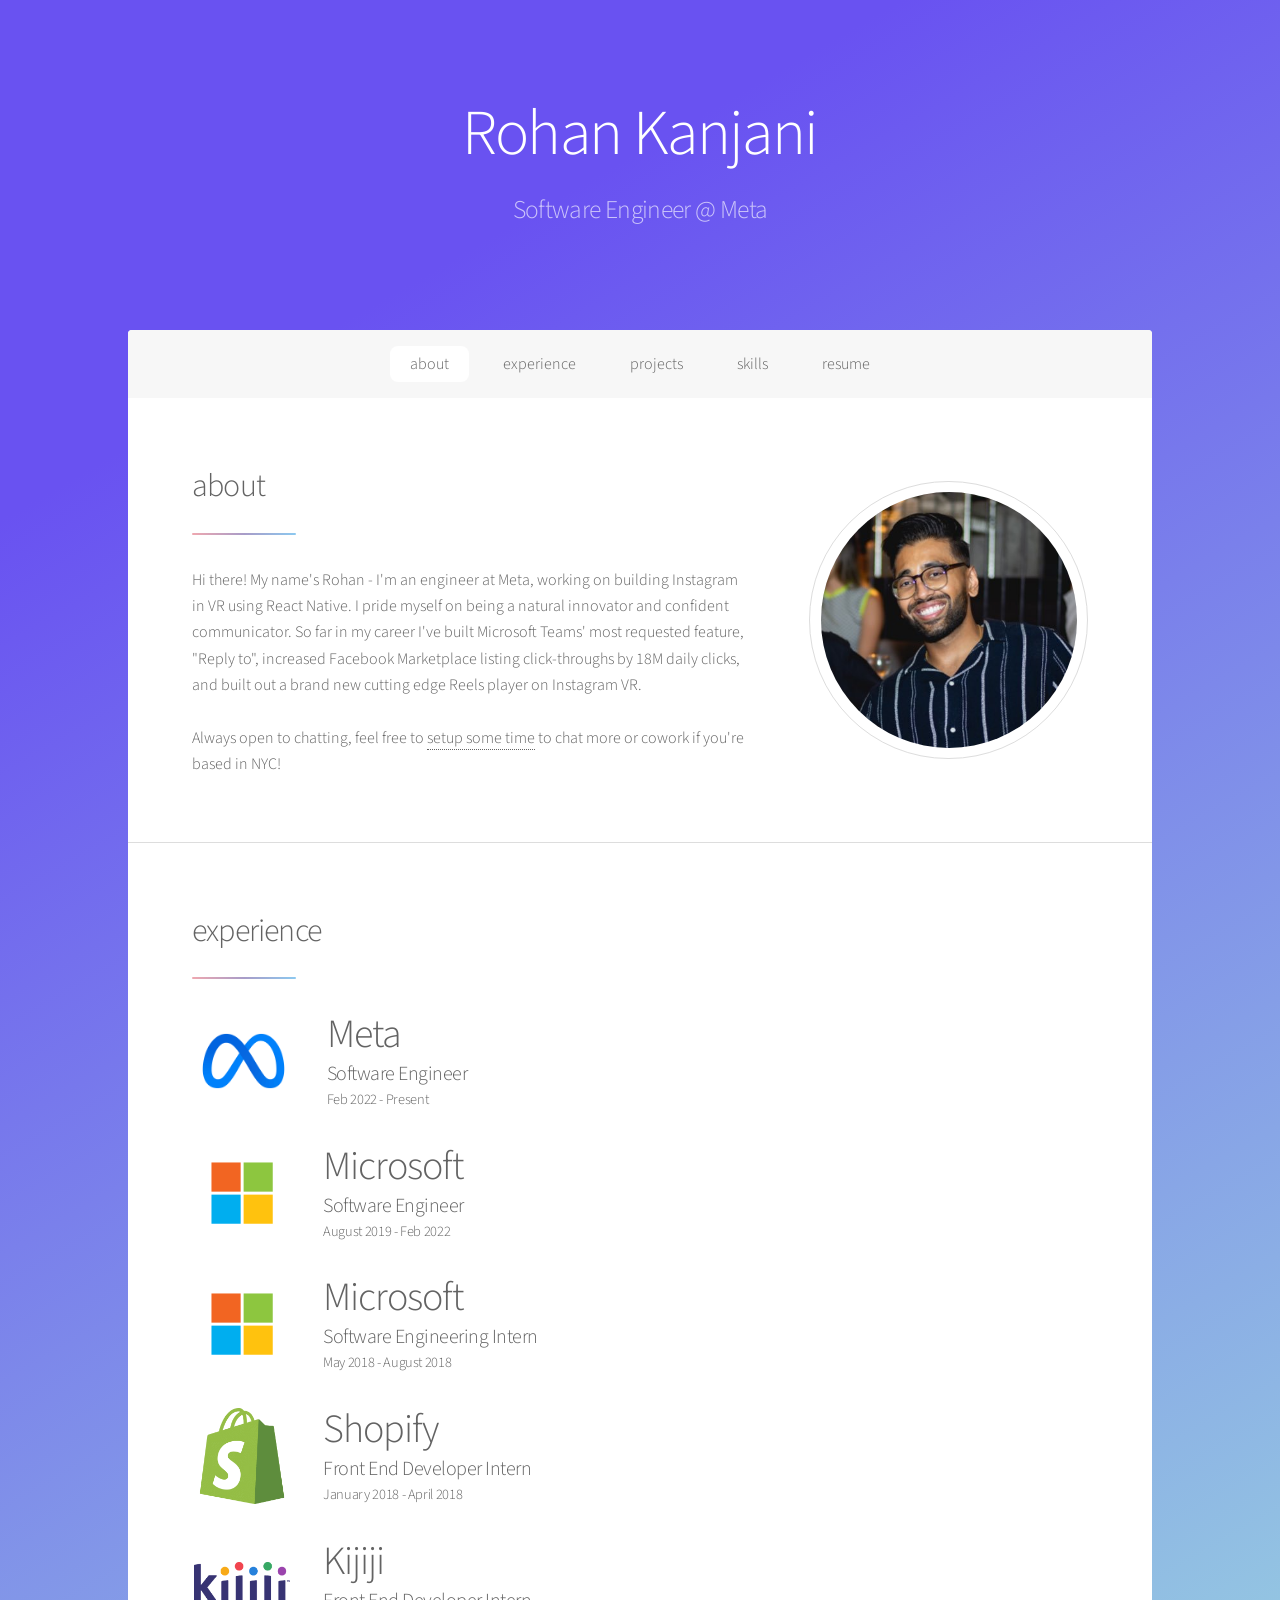
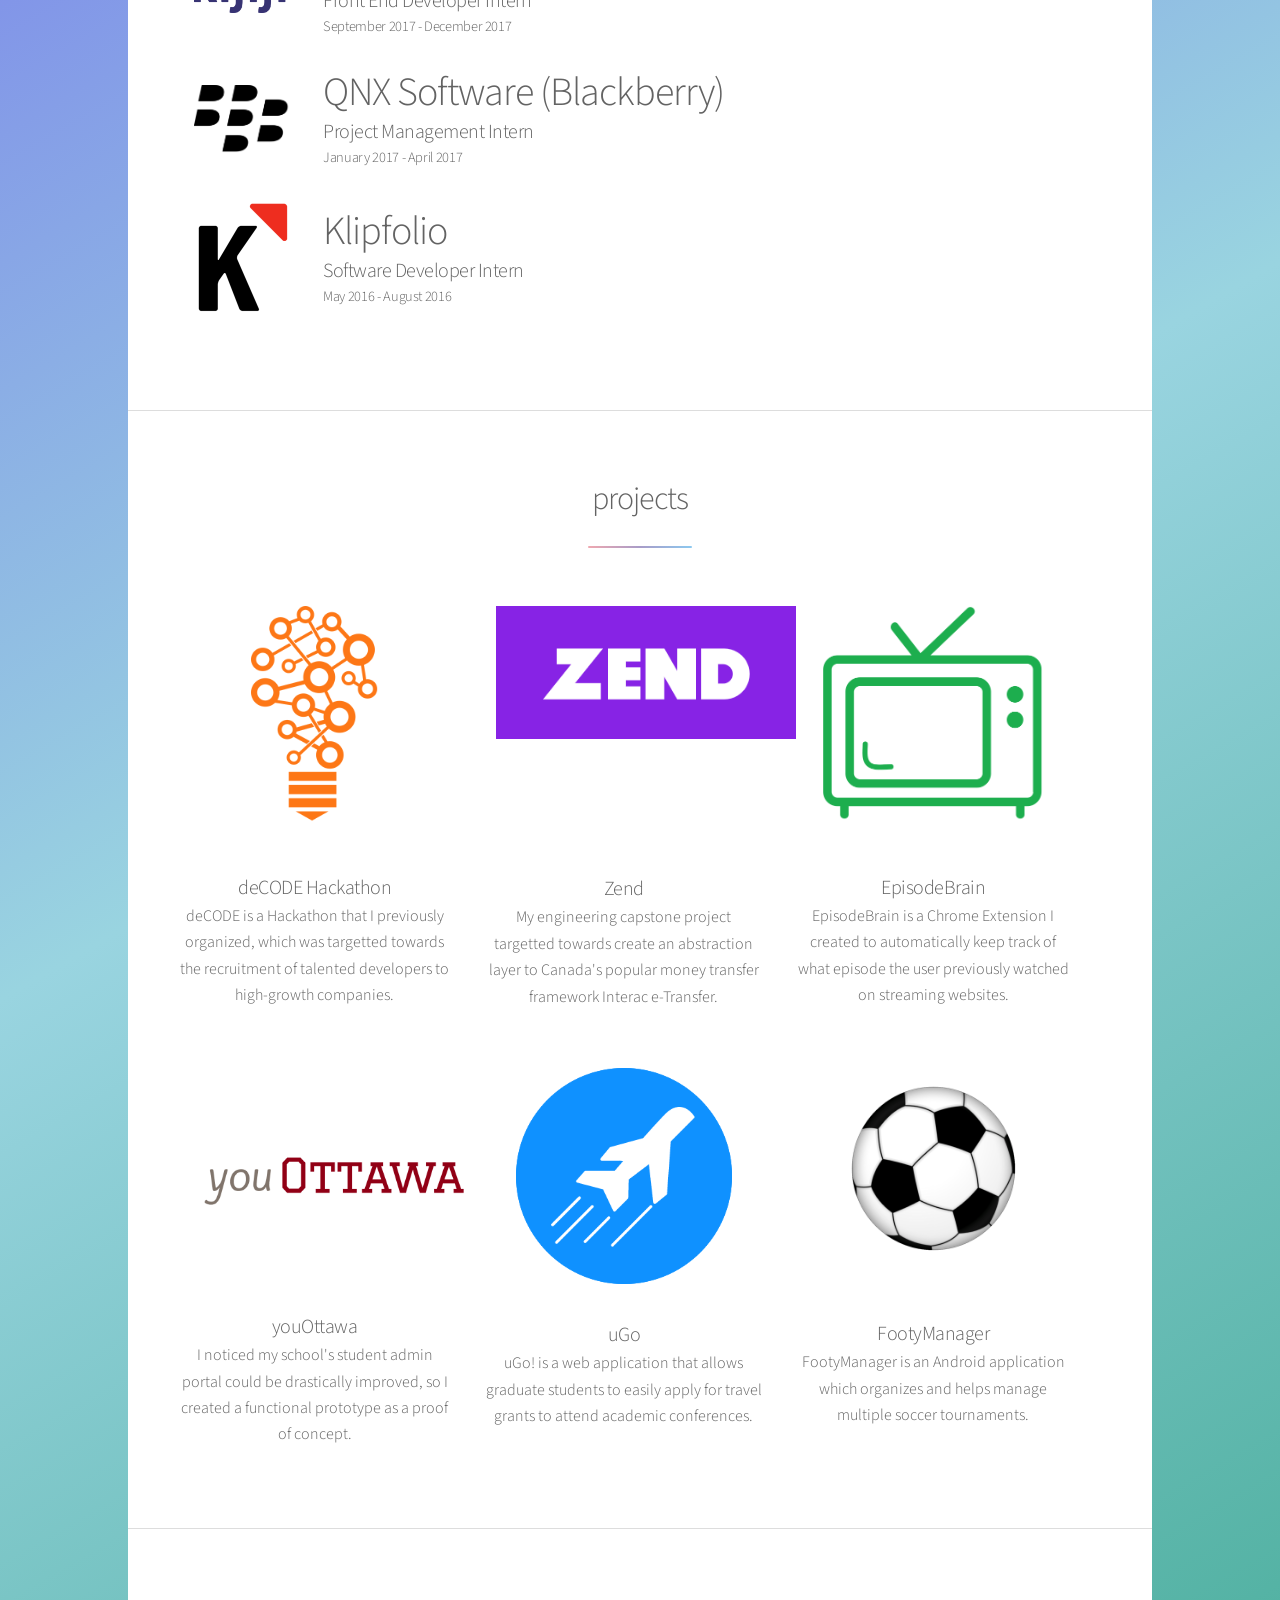
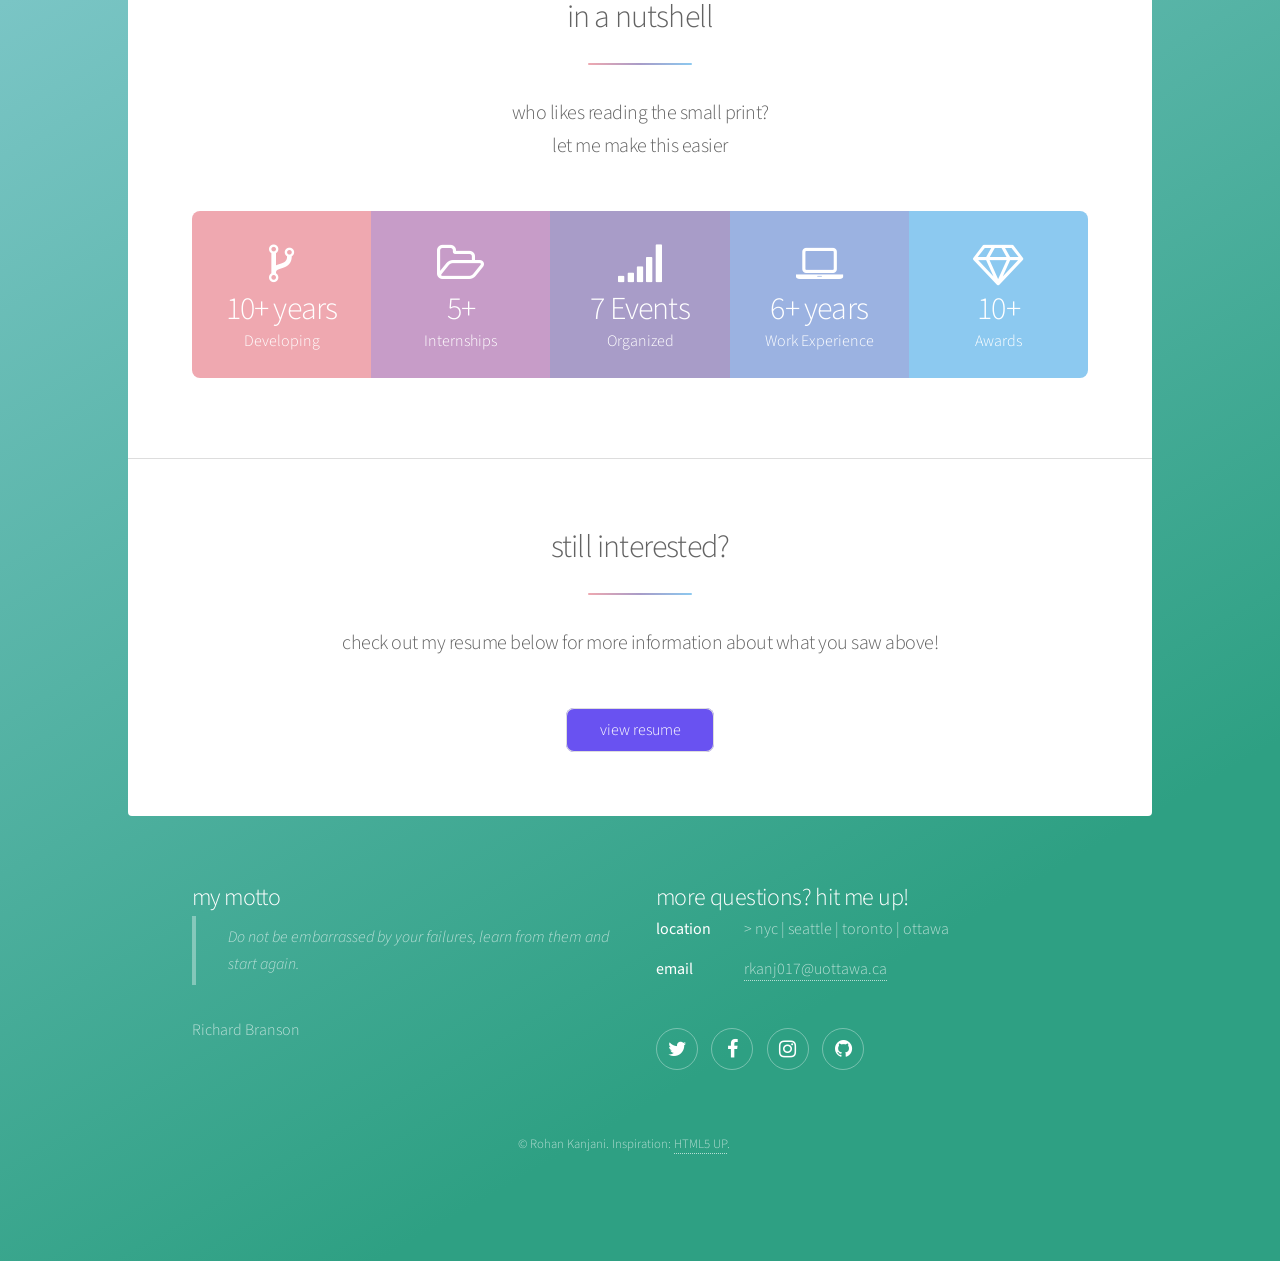
<file: index.html>
<!DOCTYPE HTML>
<html>
	<head>
		<title>rohan kanjani</title>
		<meta charset="utf-8" />
		<meta name="viewport" content="width=device-width, initial-scale=1, user-scalable=no" />
		<link rel="stylesheet" href="assets/css/main.css" />
		<noscript><link rel="stylesheet" href="assets/css/noscript.css" /></noscript>
		<link rel="icon" href="images/latte.png"></link>
	</head>
	<body class="is-preload">

		<!-- Wrapper -->
			<div id="wrapper">

				<!-- Header -->
					<header id="header" class="alt">
						<!-- <span class="logo"><img src="images/logo.svg" alt="" /></span> -->
						<h1>Rohan Kanjani</h1>
						<p>Software Engineer @ Meta</p>
					</header>

				<!-- Nav -->
					<nav id="nav">
						<ul>
							<li><a href="#intro" class="active">about</a></li>
							<li><a href="#experience">experience</a></li>
							<li><a href="#first">projects</a></li>
							<li><a href="#second">skills</a></li>
							<li><a href="#cta">resume</a></li>
						</ul>
					</nav>

				<!-- Main -->
					<div id="main">

						<!-- Introduction -->
							<section id="intro" class="main">
								<div class="spotlight">
									<div class="content">
										<header class="major">
											<h2>about</h2>
										</header>
										<p>Hi there! My name's Rohan - I'm an engineer at Meta, working on building Instagram in VR using React Native. I pride myself on being a natural innovator and confident communicator. So far in my career I've built Microsoft Teams' most requested feature, "Reply to", increased Facebook Marketplace listing click-throughs by 18M daily clicks, and built out a brand new cutting edge Reels player on Instagram VR. <br><br> Always open to chatting, feel free to <a href="https://calendly.com/rohankanjani1" target="#">setup some time</a> to chat more or cowork if you're based in NYC!</p>
							<!-- 			<ul class="actions">
											<li><a href="./assets/files/resume.pdf" class="button">resume</a></li>
										</ul> -->
									</div>
									<span class="image"><img src="images/profilepic.jpg" alt="" /></span>
								</div>
							</section>

							<!-- Experience -->
							<section id="experience" class="main">
								<div class="spotlight">
									<div class="content">
										<header class="major">
											<h2>experience</h2>
										</header>
										<span class="experience-row">
											<span class="logo"><img class="meta" src="images/meta.png" alt="" /></span>
											<div class="details">
												<h1>Meta</h1>
												<h3>Software Engineer</h3>
												<h5>Feb 2022 - Present</h5>
											</div>
										</span>
										<span class="experience-row">
											<span class="logo"><img src="images/microsoft.png" alt="" /></span>
											<div class="details">
												<h1>Microsoft</h1>
												<h3>Software Engineer</h3>
												<h5>August 2019 - Feb 2022</h5>
											</div>
										</span>
										<span class="experience-row">
											<span class="logo"><img src="images/microsoft.png" alt="" /></span>
											<div class="details">
												<h1>Microsoft</h1>
												<h3>Software Engineering Intern</h3>
												<h5>May 2018 - August 2018</h5>
											</div>
										</span>
										<span class="experience-row">
											<span class="logo"><img src="images/shopify.png" alt="" /></span>
											<div class="details">
												<h1>Shopify</h1>
											<h3>Front End Developer Intern</h3>
											<h5>January 2018 - April 2018</h5>
											</div>
										</span>
										<span class="experience-row">
											<span class="logo"><img class="stop-width" src="images/kijiji.png" alt="" /></span>
											<div class="details">
												<h1>Kijiji</h1>
											<h3>Front End Developer Intern</h3>
											<h5>September 2017 - December 2017</h5>
											</div>
										</span>
										<span class="experience-row">
											<span class="logo"><img class="stop-width" src="images/blackberry.png" alt="" /></span>
											<div class="details">
												<h1>QNX Software (Blackberry)</h1>
											<h3>Project Management Intern</h3>
											<h5>January 2017 - April 2017</h5>
											</div>
										</span>
										<span class="experience-row">
											<span class="logo"><img class="stop-width" src="images/klipfolio.png" alt="" /></span>
											<div class="details">
												<h1>Klipfolio</h1>
											<h3>Software Developer Intern</h3>
											<h5>May 2016 - August 2016</h5>
											</div>
										</span>
									</div>
								</div>
							</section>


						<!-- First Section -->
							<section id="first" class="main special">
								<header class="major">
									<h2>projects</h2>
								</header>
								<ul class="features">
									<li>
										<span class="major icon style1"><img height=216 width="auto" src="images/decode.png"/></span>
										<h3>deCODE Hackathon</h3>
										<p>deCODE is a Hackathon that I previously organized, which was targetted towards the recruitment of talented developers to high-growth companies.</p>
									</li>
									<li>
										<span class="major icon style1"><img class="zend"  width=300 src="images/zend.png"/></span>
										<h3 style="padding-top: 85px;">Zend</h3>
										<p>My engineering capstone project targetted towards create an abstraction layer to Canada's popular money transfer framework Interac e-Transfer.</p>
									</li>
									<li>
										<span class="major icon style1"><img class="episodebrain" height="216" width=auto src="images/episodebrain.png"/></span>
										<h3>EpisodeBrain</h3>
										<p>EpisodeBrain is a Chrome Extension I created to automatically keep track of what episode the user previously watched on streaming websites.</p>
									</li>
								</ul>
								<ul class="features">
									<li>
										<span class="major icon style1"><img class="youottawa" height="auto" width=300 src="images/youOttawa.png"/></span>
										<h3>youOttawa</h3>
										<p>I noticed my school's student admin portal could be drastically improved, so I created a functional prototype as a proof of concept.</p>
									</li>
									<li>
										<span class="major icon style1"><img class="ugo" height="216" width=auto src="images/ugo.png"/></span>
										<h3>uGo</h3>
										<p>uGo! is a web application that allows graduate students to easily apply for travel grants to attend academic conferences.</p>
									</li>
									<li>
										<span class="major icon style1"><img class="footymanager" height="200" width=auto src="images/footymanager.png"/></span>
										<h3>FootyManager</h3>
										<p>FootyManager is an Android application which organizes and helps manage multiple soccer tournaments.</p>
									</li>
								</ul>
							</section>

						<!-- Second Section -->
							<section id="second" class="main special">
								<header class="major">
									<h2>in a nutshell</h2>
									<p>who likes reading the small print? <br/>
									let me make this easier</p>
								</header>
								<ul class="statistics">
									<li class="style1">
										<span class="icon fa-code-fork"></span>
										<strong>10+ years</strong> Developing
									</li>
									<li class="style2">
										<span class="icon fa-folder-open-o"></span>
										<strong>5+</strong> Internships
									</li>
									<li class="style3">
										<span class="icon fa-signal"></span>
										<strong>7 Events</strong> Organized
									</li>
									<li class="style4">
										<span class="icon fa-laptop"></span>
										<strong>6+ years</strong> Work Experience
									</li>
									<li class="style5">
										<span class="icon fa-diamond"></span>
										<strong>10+</strong> Awards
									</li>
								</ul>
							</section>

						<!-- Get Started -->
							<section id="cta" class="main special">
								<header class="major">
									<h2>still interested?</h2>
									<p>check out my resume below for more information about what you saw above!</p>
								</header>
								<footer class="major">
									<ul class="actions special">
										<li><a href="./assets/files/resume.pdf" class="button purple cta-resume">view resume</a></li>
									</ul>
								</footer>
							</section>

					</div>

				<!-- Footer -->
					<footer id="footer">
						<section>
							<h2>my motto</h2>
							<blockquote>
								Do not be embarrassed by your failures, learn from them and start again.
							</blockquote>
							<address>
								Richard Branson
							</address>
						</section>
						<section>
							<h2>more questions? hit me up!</h2>
							<dl class="alt">
								<dt>location</dt>
								<dd>> nyc | seattle | toronto | ottawa</dt>
								<dt>email</dt>
								<dd><a href="#">rkanj017@uottawa.ca</a></dd>
							</dl>
							<ul class="icons">
								<li><a href="https://www.x.com/rokanjan" class="icon fa-twitter alt"><span class="label">Twitter</span></a></li>
								<li><a href="#" class="icon fa-facebook alt"><span class="label">Facebook</span></a></li>
								<li><a href="https://www.instagram.com/rohankanjani" class="icon fa-instagram alt"><span class="label">Instagram</span></a></li>
								<li><a href="#" class="icon fa-github alt"><span class="label">GitHub</span></a></li>
							</ul>
						</section>
						<p class="copyright">&copy; Rohan Kanjani. Inspiration: <a href="https://html5up.net">HTML5 UP</a>.</p>
					</footer>

			</div>

		<!-- Scripts -->
			<script src="assets/js/jquery.min.js"></script>
			<script src="assets/js/jquery.scrollex.min.js"></script>
			<script src="assets/js/jquery.scrolly.min.js"></script>
			<script src="assets/js/browser.min.js"></script>
			<script src="assets/js/breakpoints.min.js"></script>
			<script src="assets/js/util.js"></script>
			<script src="assets/js/main.js"></script>

	</body>
</html>
</file>
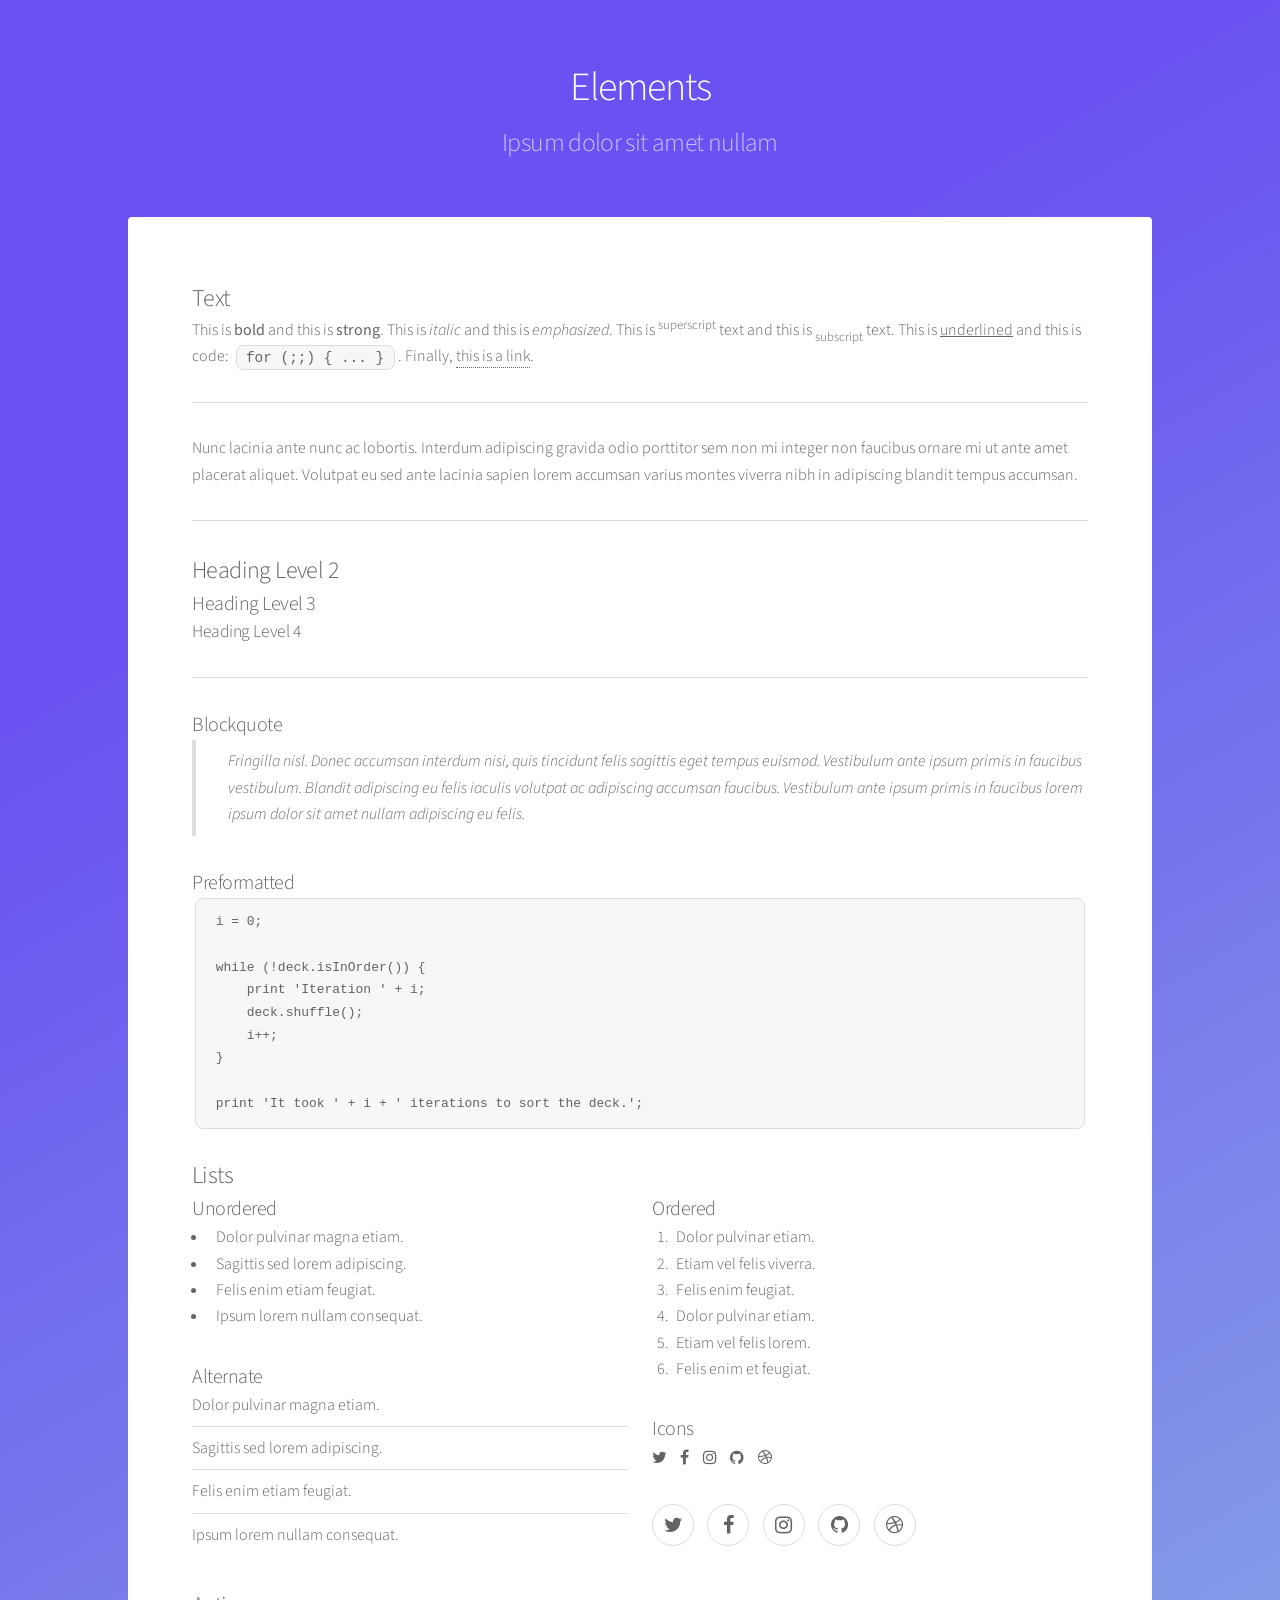
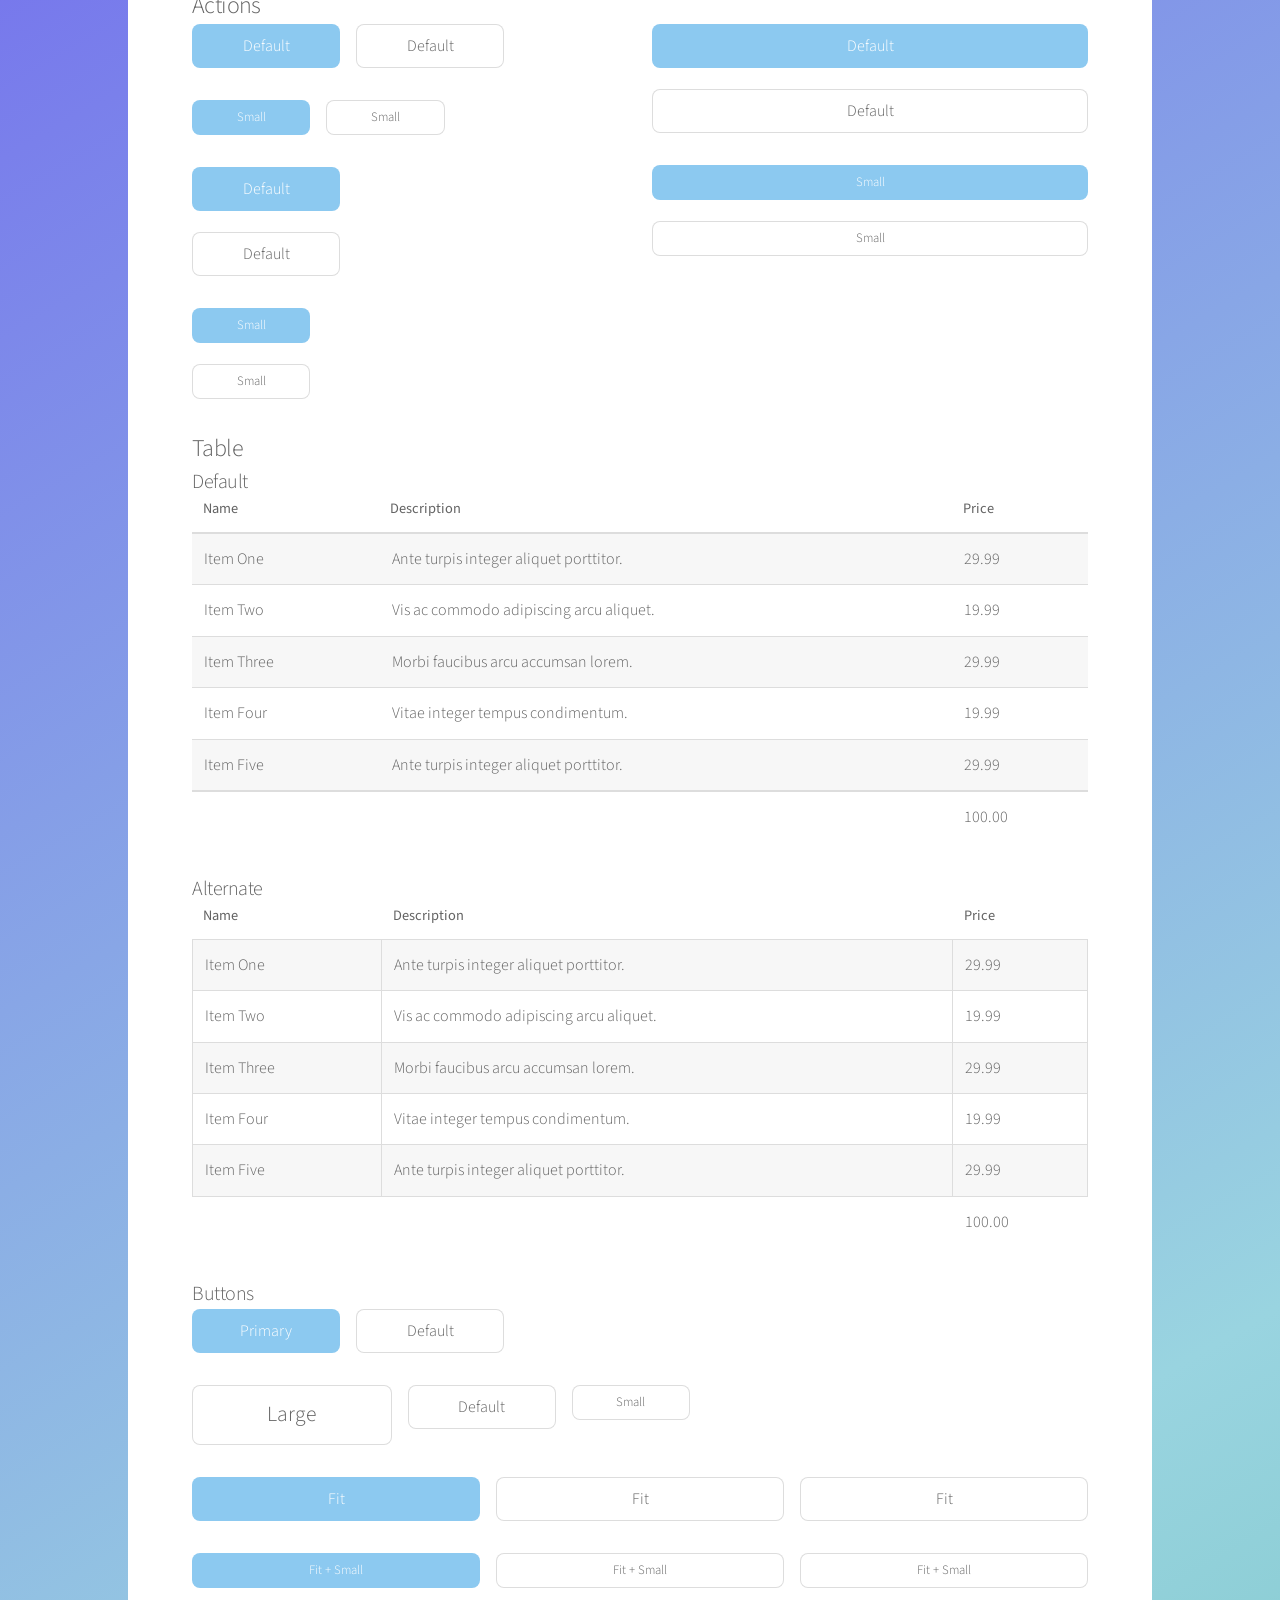
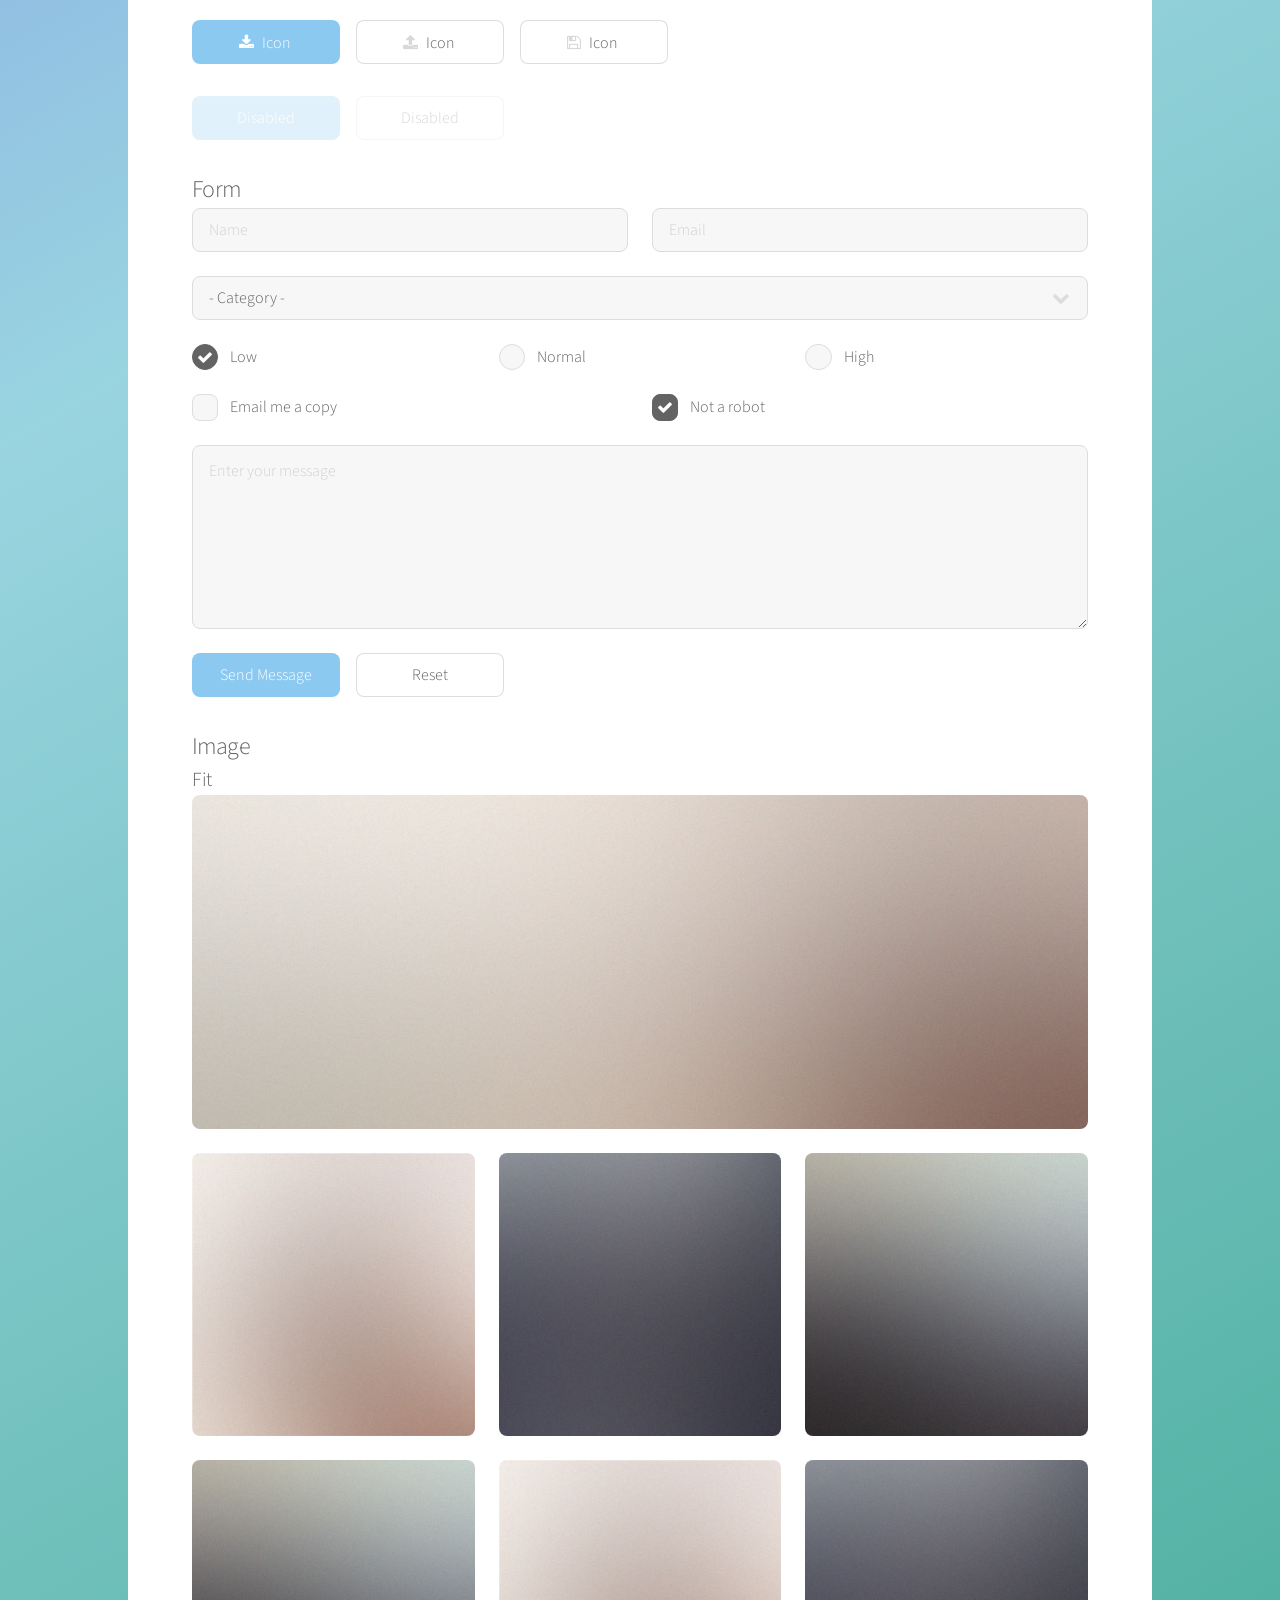
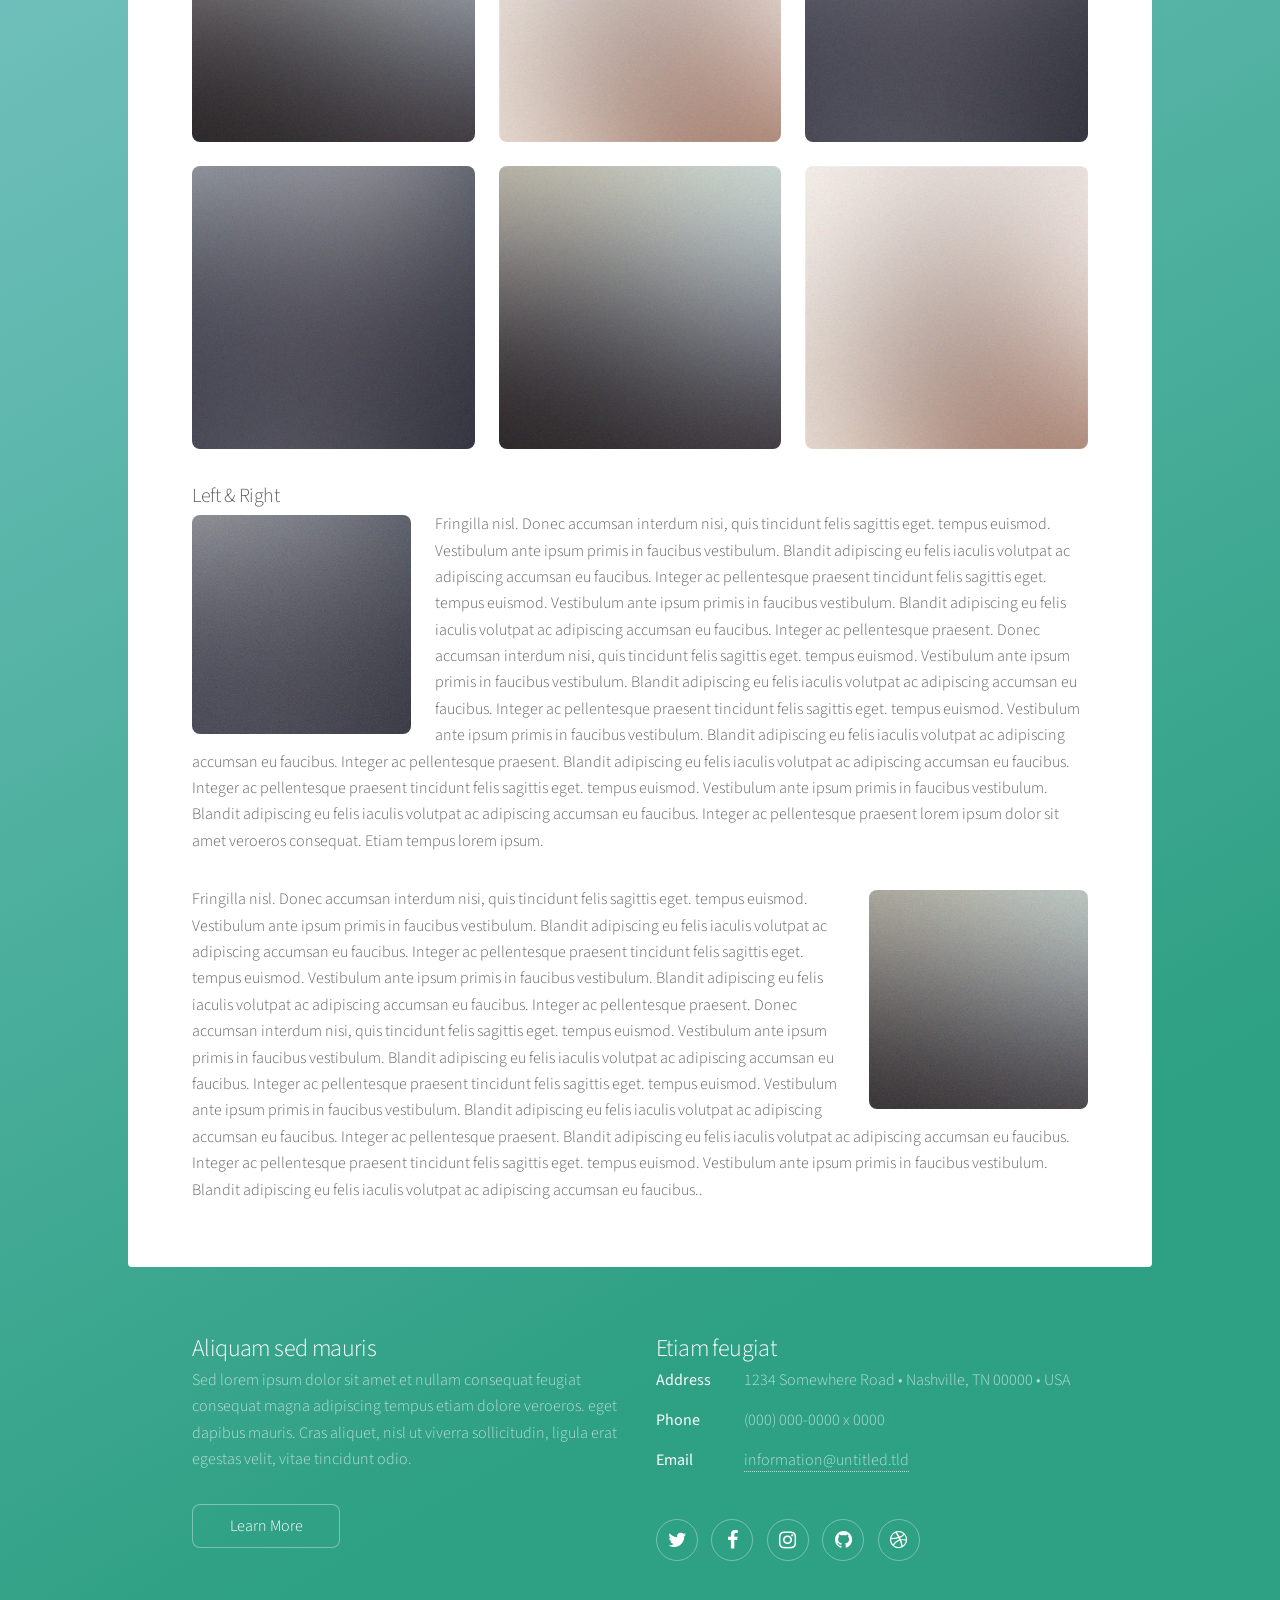
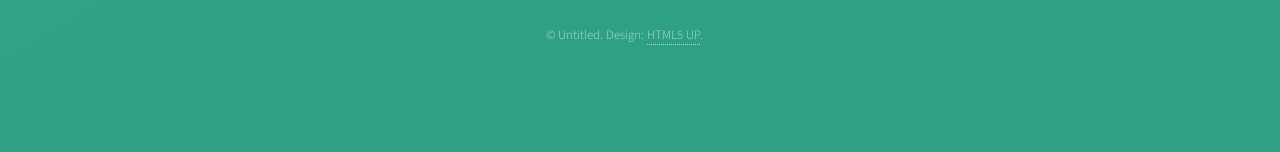
<file: elements.html>
<!DOCTYPE HTML>
<!--
	Stellar by HTML5 UP
	html5up.net | @ajlkn
	Free for personal and commercial use under the CCA 3.0 license (html5up.net/license)
-->
<html>
	<head>
		<title>Elements - Stellar by HTML5 UP</title>
		<meta charset="utf-8" />
		<meta name="viewport" content="width=device-width, initial-scale=1, user-scalable=no" />
		<link rel="stylesheet" href="assets/css/main.css" />
		<noscript><link rel="stylesheet" href="assets/css/noscript.css" /></noscript>
	</head>
	<body class="is-preload">

		<!-- Wrapper -->
			<div id="wrapper">

				<!-- Header -->
					<header id="header">
						<h1>Elements</h1>
						<p>Ipsum dolor sit amet nullam</p>
					</header>

				<!-- Main -->
					<div id="main">

						<!-- Content -->
							<section id="content" class="main">

								<!-- Text -->
									<section>
										<h2>Text</h2>
										<p>This is <b>bold</b> and this is <strong>strong</strong>. This is <i>italic</i> and this is <em>emphasized</em>.
										This is <sup>superscript</sup> text and this is <sub>subscript</sub> text.
										This is <u>underlined</u> and this is code: <code>for (;;) { ... }</code>. Finally, <a href="#">this is a link</a>.</p>
										<hr />
										<p>Nunc lacinia ante nunc ac lobortis. Interdum adipiscing gravida odio porttitor sem non mi integer non faucibus ornare mi ut ante amet placerat aliquet. Volutpat eu sed ante lacinia sapien lorem accumsan varius montes viverra nibh in adipiscing blandit tempus accumsan.</p>
										<hr />
										<h2>Heading Level 2</h2>
										<h3>Heading Level 3</h3>
										<h4>Heading Level 4</h4>
										<hr />
										<h3>Blockquote</h3>
										<blockquote>Fringilla nisl. Donec accumsan interdum nisi, quis tincidunt felis sagittis eget tempus euismod. Vestibulum ante ipsum primis in faucibus vestibulum. Blandit adipiscing eu felis iaculis volutpat ac adipiscing accumsan faucibus. Vestibulum ante ipsum primis in faucibus lorem ipsum dolor sit amet nullam adipiscing eu felis.</blockquote>
										<h3>Preformatted</h3>
										<pre><code>i = 0;

while (!deck.isInOrder()) {
    print 'Iteration ' + i;
    deck.shuffle();
    i++;
}

print 'It took ' + i + ' iterations to sort the deck.';</code></pre>
									</section>

								<!-- Lists -->
									<section>
										<h2>Lists</h2>
										<div class="row">
											<div class="col-6 col-12-medium">
												<h3>Unordered</h3>
												<ul>
													<li>Dolor pulvinar magna etiam.</li>
													<li>Sagittis sed lorem adipiscing.</li>
													<li>Felis enim etiam feugiat.</li>
													<li>Ipsum lorem nullam consequat.</li>
												</ul>
												<h3>Alternate</h3>
												<ul class="alt">
													<li>Dolor pulvinar magna etiam.</li>
													<li>Sagittis sed lorem adipiscing.</li>
													<li>Felis enim etiam feugiat.</li>
													<li>Ipsum lorem nullam consequat.</li>
												</ul>
											</div>
											<div class="col-6 col-12-medium">
												<h3>Ordered</h3>
												<ol>
													<li>Dolor pulvinar etiam.</li>
													<li>Etiam vel felis viverra.</li>
													<li>Felis enim feugiat.</li>
													<li>Dolor pulvinar etiam.</li>
													<li>Etiam vel felis lorem.</li>
													<li>Felis enim et feugiat.</li>
												</ol>
												<h3>Icons</h3>
												<ul class="icons">
													<li><a href="#" class="icon fa-twitter"><span class="label">Twitter</span></a></li>
													<li><a href="#" class="icon fa-facebook"><span class="label">Facebook</span></a></li>
													<li><a href="#" class="icon fa-instagram"><span class="label">Instagram</span></a></li>
													<li><a href="#" class="icon fa-github"><span class="label">GitHub</span></a></li>
													<li><a href="#" class="icon fa-dribbble"><span class="label">Dribbble</span></a></li>
												</ul>
												<ul class="icons">
													<li><a href="#" class="icon alt fa-twitter"><span class="label">Twitter</span></a></li>
													<li><a href="#" class="icon alt fa-facebook"><span class="label">Facebook</span></a></li>
													<li><a href="#" class="icon alt fa-instagram"><span class="label">Instagram</span></a></li>
													<li><a href="#" class="icon alt fa-github"><span class="label">GitHub</span></a></li>
													<li><a href="#" class="icon alt fa-dribbble"><span class="label">Dribbble</span></a></li>
												</ul>
											</div>
										</div>
										<h2>Actions</h2>
										<div class="row">
											<div class="col-6 col-12-medium">
												<ul class="actions">
													<li><a href="#" class="button primary">Default</a></li>
													<li><a href="#" class="button">Default</a></li>
												</ul>
												<ul class="actions small">
													<li><a href="#" class="button primary small">Small</a></li>
													<li><a href="#" class="button small">Small</a></li>
												</ul>
												<ul class="actions stacked">
													<li><a href="#" class="button primary">Default</a></li>
													<li><a href="#" class="button">Default</a></li>
												</ul>
												<ul class="actions stacked">
													<li><a href="#" class="button primary small">Small</a></li>
													<li><a href="#" class="button small">Small</a></li>
												</ul>
											</div>
											<div class="col-6 col-12-medium">
												<ul class="actions stacked">
													<li><a href="#" class="button primary fit">Default</a></li>
													<li><a href="#" class="button fit">Default</a></li>
												</ul>
												<ul class="actions stacked">
													<li><a href="#" class="button primary small fit">Small</a></li>
													<li><a href="#" class="button small fit">Small</a></li>
												</ul>
											</div>
										</div>
									</section>

								<!-- Table -->
									<section>
										<h2>Table</h2>
										<h3>Default</h3>
										<div class="table-wrapper">
											<table>
												<thead>
													<tr>
														<th>Name</th>
														<th>Description</th>
														<th>Price</th>
													</tr>
												</thead>
												<tbody>
													<tr>
														<td>Item One</td>
														<td>Ante turpis integer aliquet porttitor.</td>
														<td>29.99</td>
													</tr>
													<tr>
														<td>Item Two</td>
														<td>Vis ac commodo adipiscing arcu aliquet.</td>
														<td>19.99</td>
													</tr>
													<tr>
														<td>Item Three</td>
														<td> Morbi faucibus arcu accumsan lorem.</td>
														<td>29.99</td>
													</tr>
													<tr>
														<td>Item Four</td>
														<td>Vitae integer tempus condimentum.</td>
														<td>19.99</td>
													</tr>
													<tr>
														<td>Item Five</td>
														<td>Ante turpis integer aliquet porttitor.</td>
														<td>29.99</td>
													</tr>
												</tbody>
												<tfoot>
													<tr>
														<td colspan="2"></td>
														<td>100.00</td>
													</tr>
												</tfoot>
											</table>
										</div>

										<h3>Alternate</h3>
										<div class="table-wrapper">
											<table class="alt">
												<thead>
													<tr>
														<th>Name</th>
														<th>Description</th>
														<th>Price</th>
													</tr>
												</thead>
												<tbody>
													<tr>
														<td>Item One</td>
														<td>Ante turpis integer aliquet porttitor.</td>
														<td>29.99</td>
													</tr>
													<tr>
														<td>Item Two</td>
														<td>Vis ac commodo adipiscing arcu aliquet.</td>
														<td>19.99</td>
													</tr>
													<tr>
														<td>Item Three</td>
														<td> Morbi faucibus arcu accumsan lorem.</td>
														<td>29.99</td>
													</tr>
													<tr>
														<td>Item Four</td>
														<td>Vitae integer tempus condimentum.</td>
														<td>19.99</td>
													</tr>
													<tr>
														<td>Item Five</td>
														<td>Ante turpis integer aliquet porttitor.</td>
														<td>29.99</td>
													</tr>
												</tbody>
												<tfoot>
													<tr>
														<td colspan="2"></td>
														<td>100.00</td>
													</tr>
												</tfoot>
											</table>
										</div>
									</section>

								<!-- Buttons -->
									<section>
										<h3>Buttons</h3>
										<ul class="actions">
											<li><a href="#" class="button primary">Primary</a></li>
											<li><a href="#" class="button">Default</a></li>
										</ul>
										<ul class="actions">
											<li><a href="#" class="button large">Large</a></li>
											<li><a href="#" class="button">Default</a></li>
											<li><a href="#" class="button small">Small</a></li>
										</ul>
										<ul class="actions fit">
											<li><a href="#" class="button primary fit">Fit</a></li>
											<li><a href="#" class="button fit">Fit</a></li>
											<li><a href="#" class="button fit">Fit</a></li>
										</ul>
										<ul class="actions fit small">
											<li><a href="#" class="button primary fit small">Fit + Small</a></li>
											<li><a href="#" class="button fit small">Fit + Small</a></li>
											<li><a href="#" class="button fit small">Fit + Small</a></li>
										</ul>
										<ul class="actions">
											<li><a href="#" class="button primary icon fa-download">Icon</a></li>
											<li><a href="#" class="button icon fa-upload">Icon</a></li>
											<li><a href="#" class="button icon fa-save">Icon</a></li>
										</ul>
										<ul class="actions">
											<li><span class="button primary disabled">Disabled</span></li>
											<li><span class="button disabled">Disabled</span></li>
										</ul>
									</section>

								<!-- Form -->
									<section>
										<h2>Form</h2>
										<form method="post" action="#">
											<div class="row gtr-uniform">
												<div class="col-6 col-12-xsmall">
													<input type="text" name="demo-name" id="demo-name" value="" placeholder="Name" />
												</div>
												<div class="col-6 col-12-xsmall">
													<input type="email" name="demo-email" id="demo-email" value="" placeholder="Email" />
												</div>
												<div class="col-12">
													<select name="demo-category" id="demo-category">
														<option value="">- Category -</option>
														<option value="1">Manufacturing</option>
														<option value="1">Shipping</option>
														<option value="1">Administration</option>
														<option value="1">Human Resources</option>
													</select>
												</div>
												<div class="col-4 col-12-small">
													<input type="radio" id="demo-priority-low" name="demo-priority" checked>
													<label for="demo-priority-low">Low</label>
												</div>
												<div class="col-4 col-12-small">
													<input type="radio" id="demo-priority-normal" name="demo-priority">
													<label for="demo-priority-normal">Normal</label>
												</div>
												<div class="col-4 col-12-small">
													<input type="radio" id="demo-priority-high" name="demo-priority">
													<label for="demo-priority-high">High</label>
												</div>
												<div class="col-6 col-12-small">
													<input type="checkbox" id="demo-copy" name="demo-copy">
													<label for="demo-copy">Email me a copy</label>
												</div>
												<div class="col-6 col-12-small">
													<input type="checkbox" id="demo-human" name="demo-human" checked>
													<label for="demo-human">Not a robot</label>
												</div>
												<div class="col-12">
													<textarea name="demo-message" id="demo-message" placeholder="Enter your message" rows="6"></textarea>
												</div>
												<div class="col-12">
													<ul class="actions">
														<li><input type="submit" value="Send Message" class="primary" /></li>
														<li><input type="reset" value="Reset" /></li>
													</ul>
												</div>
											</div>
										</form>
									</section>

								<!-- Image -->
									<section>
										<h2>Image</h2>
										<h3>Fit</h3>
										<div class="box alt">
											<div class="row gtr-uniform">
												<div class="col-12"><span class="image fit"><img src="images/pic04.jpg" alt="" /></span></div>
												<div class="col-4"><span class="image fit"><img src="images/pic01.jpg" alt="" /></span></div>
												<div class="col-4"><span class="image fit"><img src="images/pic02.jpg" alt="" /></span></div>
												<div class="col-4"><span class="image fit"><img src="images/pic03.jpg" alt="" /></span></div>
												<div class="col-4"><span class="image fit"><img src="images/pic03.jpg" alt="" /></span></div>
												<div class="col-4"><span class="image fit"><img src="images/pic01.jpg" alt="" /></span></div>
												<div class="col-4"><span class="image fit"><img src="images/pic02.jpg" alt="" /></span></div>
												<div class="col-4"><span class="image fit"><img src="images/pic02.jpg" alt="" /></span></div>
												<div class="col-4"><span class="image fit"><img src="images/pic03.jpg" alt="" /></span></div>
												<div class="col-4"><span class="image fit"><img src="images/pic01.jpg" alt="" /></span></div>
											</div>
										</div>
										<h3>Left &amp; Right</h3>
										<p><span class="image left"><img src="images/pic05.jpg" alt="" /></span>Fringilla nisl. Donec accumsan interdum nisi, quis tincidunt felis sagittis eget. tempus euismod. Vestibulum ante ipsum primis in faucibus vestibulum. Blandit adipiscing eu felis iaculis volutpat ac adipiscing accumsan eu faucibus. Integer ac pellentesque praesent tincidunt felis sagittis eget. tempus euismod. Vestibulum ante ipsum primis in faucibus vestibulum. Blandit adipiscing eu felis iaculis volutpat ac adipiscing accumsan eu faucibus. Integer ac pellentesque praesent. Donec accumsan interdum nisi, quis tincidunt felis sagittis eget. tempus euismod. Vestibulum ante ipsum primis in faucibus vestibulum. Blandit adipiscing eu felis iaculis volutpat ac adipiscing accumsan eu faucibus. Integer ac pellentesque praesent tincidunt felis sagittis eget. tempus euismod. Vestibulum ante ipsum primis in faucibus vestibulum. Blandit adipiscing eu felis iaculis volutpat ac adipiscing accumsan eu faucibus. Integer ac pellentesque praesent. Blandit adipiscing eu felis iaculis volutpat ac adipiscing accumsan eu faucibus. Integer ac pellentesque praesent tincidunt felis sagittis eget. tempus euismod. Vestibulum ante ipsum primis in faucibus vestibulum. Blandit adipiscing eu felis iaculis volutpat ac adipiscing accumsan eu faucibus. Integer ac pellentesque praesent lorem ipsum dolor sit amet veroeros consequat. Etiam tempus lorem ipsum.</p>
										<p><span class="image right"><img src="images/pic06.jpg" alt="" /></span>Fringilla nisl. Donec accumsan interdum nisi, quis tincidunt felis sagittis eget. tempus euismod. Vestibulum ante ipsum primis in faucibus vestibulum. Blandit adipiscing eu felis iaculis volutpat ac adipiscing accumsan eu faucibus. Integer ac pellentesque praesent tincidunt felis sagittis eget. tempus euismod. Vestibulum ante ipsum primis in faucibus vestibulum. Blandit adipiscing eu felis iaculis volutpat ac adipiscing accumsan eu faucibus. Integer ac pellentesque praesent. Donec accumsan interdum nisi, quis tincidunt felis sagittis eget. tempus euismod. Vestibulum ante ipsum primis in faucibus vestibulum. Blandit adipiscing eu felis iaculis volutpat ac adipiscing accumsan eu faucibus. Integer ac pellentesque praesent tincidunt felis sagittis eget. tempus euismod. Vestibulum ante ipsum primis in faucibus vestibulum. Blandit adipiscing eu felis iaculis volutpat ac adipiscing accumsan eu faucibus. Integer ac pellentesque praesent. Blandit adipiscing eu felis iaculis volutpat ac adipiscing accumsan eu faucibus. Integer ac pellentesque praesent tincidunt felis sagittis eget. tempus euismod. Vestibulum ante ipsum primis in faucibus vestibulum. Blandit adipiscing eu felis iaculis volutpat ac adipiscing accumsan eu faucibus..</p>
									</section>

							</section>

					</div>

				<!-- Footer -->
					<footer id="footer">
						<section>
							<h2>Aliquam sed mauris</h2>
							<p>Sed lorem ipsum dolor sit amet et nullam consequat feugiat consequat magna adipiscing tempus etiam dolore veroeros. eget dapibus mauris. Cras aliquet, nisl ut viverra sollicitudin, ligula erat egestas velit, vitae tincidunt odio.</p>
							<ul class="actions">
								<li><a href="#" class="button">Learn More</a></li>
							</ul>
						</section>
						<section>
							<h2>Etiam feugiat</h2>
							<dl class="alt">
								<dt>Address</dt>
								<dd>1234 Somewhere Road &bull; Nashville, TN 00000 &bull; USA</dd>
								<dt>Phone</dt>
								<dd>(000) 000-0000 x 0000</dd>
								<dt>Email</dt>
								<dd><a href="#">information@untitled.tld</a></dd>
							</dl>
							<ul class="icons">
								<li><a href="#" class="icon fa-twitter alt"><span class="label">Twitter</span></a></li>
								<li><a href="#" class="icon fa-facebook alt"><span class="label">Facebook</span></a></li>
								<li><a href="#" class="icon fa-instagram alt"><span class="label">Instagram</span></a></li>
								<li><a href="#" class="icon fa-github alt"><span class="label">GitHub</span></a></li>
								<li><a href="#" class="icon fa-dribbble alt"><span class="label">Dribbble</span></a></li>
							</ul>
						</section>
						<p class="copyright">&copy; Untitled. Design: <a href="https://html5up.net">HTML5 UP</a>.</p>
					</footer>

			</div>

		<!-- Scripts -->
			<script src="assets/js/jquery.min.js"></script>
			<script src="assets/js/jquery.scrollex.min.js"></script>
			<script src="assets/js/jquery.scrolly.min.js"></script>
			<script src="assets/js/browser.min.js"></script>
			<script src="assets/js/breakpoints.min.js"></script>
			<script src="assets/js/util.js"></script>
			<script src="assets/js/main.js"></script>

	</body>
</html>
</file>
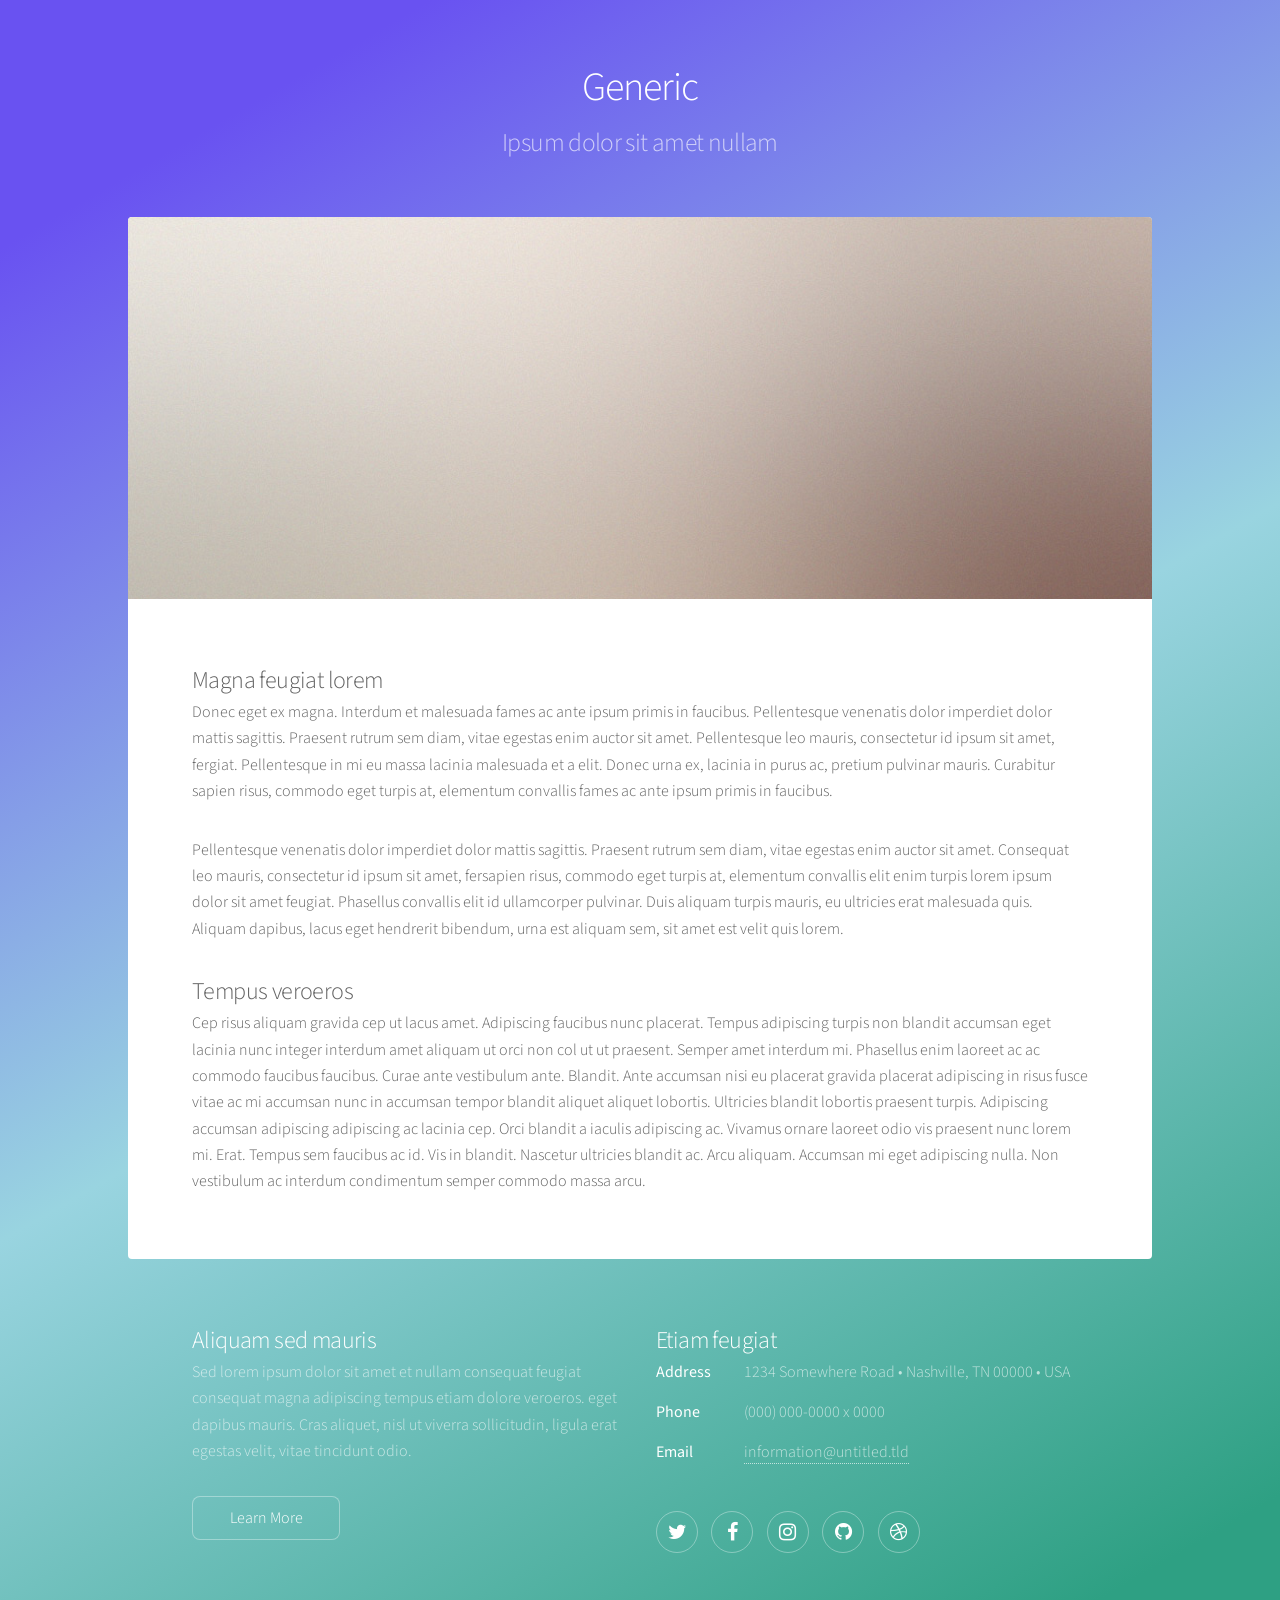
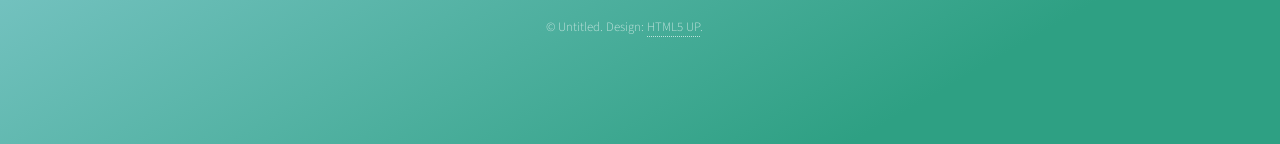
<file: generic.html>
<!DOCTYPE HTML>
<!--
	Stellar by HTML5 UP
	html5up.net | @ajlkn
	Free for personal and commercial use under the CCA 3.0 license (html5up.net/license)
-->
<html>
	<head>
		<title>Generic - Stellar by HTML5 UP</title>
		<meta charset="utf-8" />
		<meta name="viewport" content="width=device-width, initial-scale=1, user-scalable=no" />
		<link rel="stylesheet" href="assets/css/main.css" />
		<noscript><link rel="stylesheet" href="assets/css/noscript.css" /></noscript>
	</head>
	<body class="is-preload">

		<!-- Wrapper -->
			<div id="wrapper">

				<!-- Header -->
					<header id="header">
						<h1>Generic</h1>
						<p>Ipsum dolor sit amet nullam</p>
					</header>

				<!-- Main -->
					<div id="main">

						<!-- Content -->
							<section id="content" class="main">
								<span class="image main"><img src="images/pic04.jpg" alt="" /></span>
								<h2>Magna feugiat lorem</h2>
								<p>Donec eget ex magna. Interdum et malesuada fames ac ante ipsum primis in faucibus. Pellentesque venenatis dolor imperdiet dolor mattis sagittis. Praesent rutrum sem diam, vitae egestas enim auctor sit amet. Pellentesque leo mauris, consectetur id ipsum sit amet, fergiat. Pellentesque in mi eu massa lacinia malesuada et a elit. Donec urna ex, lacinia in purus ac, pretium pulvinar mauris. Curabitur sapien risus, commodo eget turpis at, elementum convallis fames ac ante ipsum primis in faucibus.</p>
								<p>Pellentesque venenatis dolor imperdiet dolor mattis sagittis. Praesent rutrum sem diam, vitae egestas enim auctor sit amet. Consequat leo mauris, consectetur id ipsum sit amet, fersapien risus, commodo eget turpis at, elementum convallis elit enim turpis lorem ipsum dolor sit amet feugiat. Phasellus convallis elit id ullamcorper pulvinar. Duis aliquam turpis mauris, eu ultricies erat malesuada quis. Aliquam dapibus, lacus eget hendrerit bibendum, urna est aliquam sem, sit amet est velit quis lorem.</p>
								<h2>Tempus veroeros</h2>
								<p>Cep risus aliquam gravida cep ut lacus amet. Adipiscing faucibus nunc placerat. Tempus adipiscing turpis non blandit accumsan eget lacinia nunc integer interdum amet aliquam ut orci non col ut ut praesent. Semper amet interdum mi. Phasellus enim laoreet ac ac commodo faucibus faucibus. Curae ante vestibulum ante. Blandit. Ante accumsan nisi eu placerat gravida placerat adipiscing in risus fusce vitae ac mi accumsan nunc in accumsan tempor blandit aliquet aliquet lobortis. Ultricies blandit lobortis praesent turpis. Adipiscing accumsan adipiscing adipiscing ac lacinia cep. Orci blandit a iaculis adipiscing ac. Vivamus ornare laoreet odio vis praesent nunc lorem mi. Erat. Tempus sem faucibus ac id. Vis in blandit. Nascetur ultricies blandit ac. Arcu aliquam. Accumsan mi eget adipiscing nulla. Non vestibulum ac interdum condimentum semper commodo massa arcu.</p>
							</section>

					</div>

				<!-- Footer -->
					<footer id="footer">
						<section>
							<h2>Aliquam sed mauris</h2>
							<p>Sed lorem ipsum dolor sit amet et nullam consequat feugiat consequat magna adipiscing tempus etiam dolore veroeros. eget dapibus mauris. Cras aliquet, nisl ut viverra sollicitudin, ligula erat egestas velit, vitae tincidunt odio.</p>
							<ul class="actions">
								<li><a href="#" class="button">Learn More</a></li>
							</ul>
						</section>
						<section>
							<h2>Etiam feugiat</h2>
							<dl class="alt">
								<dt>Address</dt>
								<dd>1234 Somewhere Road &bull; Nashville, TN 00000 &bull; USA</dd>
								<dt>Phone</dt>
								<dd>(000) 000-0000 x 0000</dd>
								<dt>Email</dt>
								<dd><a href="#">information@untitled.tld</a></dd>
							</dl>
							<ul class="icons">
								<li><a href="#" class="icon fa-twitter alt"><span class="label">Twitter</span></a></li>
								<li><a href="#" class="icon fa-facebook alt"><span class="label">Facebook</span></a></li>
								<li><a href="#" class="icon fa-instagram alt"><span class="label">Instagram</span></a></li>
								<li><a href="#" class="icon fa-github alt"><span class="label">GitHub</span></a></li>
								<li><a href="#" class="icon fa-dribbble alt"><span class="label">Dribbble</span></a></li>
							</ul>
						</section>
						<p class="copyright">&copy; Untitled. Design: <a href="https://html5up.net">HTML5 UP</a>.</p>
					</footer>

			</div>

		<!-- Scripts -->
			<script src="assets/js/jquery.min.js"></script>
			<script src="assets/js/jquery.scrollex.min.js"></script>
			<script src="assets/js/jquery.scrolly.min.js"></script>
			<script src="assets/js/browser.min.js"></script>
			<script src="assets/js/breakpoints.min.js"></script>
			<script src="assets/js/util.js"></script>
			<script src="assets/js/main.js"></script>

	</body>
</html>
</file>
<file: assets/css/noscript.css>
/*
	Stellar by HTML5 UP
	html5up.net | @ajlkn
	Free for personal and commercial use under the CCA 3.0 license (html5up.net/license)
*/

/* Header */

	body.is-preload #header.alt > * {
		opacity: 1;
	}

	body.is-preload #header.alt .logo {
		-moz-transform: none;
		-webkit-transform: none;
		-ms-transform: none;
		transform: none;
	}
</file>
<file: assets/css/main.css>
@import url(font-awesome.min.css);
@import "https://fonts.googleapis.com/css?family=Source+Sans+Pro:300,400";

/*
	Stellar by HTML5 UP
	html5up.net | @ajlkn
	Free for personal and commercial use under the CCA 3.0 license (html5up.net/license)
*/

html, body, div, span, applet, object,
iframe, h1, h2, h3, h4, h5, h6, p, blockquote,
pre, a, abbr, acronym, address, big, cite,
code, del, dfn, em, img, ins, kbd, q, s, samp,
small, strike, strong, sub, sup, tt, var, b,
u, i, center, dl, dt, dd, ol, ul, li, fieldset,
form, label, legend, table, caption, tbody,
tfoot, thead, tr, th, td, article, aside,
canvas, details, embed, figure, figcaption,
footer, header, hgroup, menu, nav, output, ruby,
section, summary, time, mark, audio, video {
	margin: 0;
	padding: 0;
	border: 0;
	font-size: 100%;
	font: inherit;
	vertical-align: baseline;}

article, aside, details, figcaption, figure,
footer, header, hgroup, menu, nav, section {
	display: block;}

body {
	line-height: 1;
}

ol, ul {
	list-style: none;
}

blockquote, q {
	quotes: none;
}

	blockquote:before, blockquote:after, q:before, q:after {
		content: '';
		content: none;
	}

table {
	border-collapse: collapse;
	border-spacing: 0;
}

body {
	-webkit-text-size-adjust: none;
}

mark {
	background-color: transparent;
	color: inherit;
}

input::-moz-focus-inner {
	border: 0;
	padding: 0;
}

input, select, textarea {
	-moz-appearance: none;
	-webkit-appearance: none;
	-ms-appearance: none;
	appearance: none;
}

/* Basic */

	@-ms-viewport {
		width: device-width;
	}

	body {
		-ms-overflow-style: scrollbar;
	}

	@media screen and (max-width: 480px) {

		html, body {
			min-width: 320px;
		}

	}

	html {
		box-sizing: border-box;
	}

	*, *:before, *:after {
		box-sizing: inherit;
	}

	body {
		background: linear-gradient(150deg,#6952f1 10%,#99d4e0 50%,#2ea083 90%);
		background-color: none;
	}

		body.is-preload *, body.is-preload *:before, body.is-preload *:after {
			-moz-animation: none !important;
			-webkit-animation: none !important;
			-ms-animation: none !important;
			animation: none !important;
			-moz-transition: none !important;
			-webkit-transition: none !important;
			-ms-transition: none !important;
			transition: none !important;
		}

/* Type */

	body {
		background-color: #935d8c;
		color: rgba(255, 255, 255, 0.65);
	}

	body, input, select, textarea {
		font-family: "Source Sans Pro", Helvetica, sans-serif;
		font-size: 17pt;
		font-weight: 300;
		line-height: 1.65;
	}

		@media screen and (max-width: 1680px) {

			body, input, select, textarea {
				font-size: 14pt;
			}

		}

		@media screen and (max-width: 1280px) {

			body, input, select, textarea {
				font-size: 12pt;
			}

		}

		@media screen and (max-width: 360px) {

			body, input, select, textarea {
				font-size: 11pt;
			}

		}

	a {
		-moz-transition: color 0.2s ease, border-bottom 0.2s ease;
		-webkit-transition: color 0.2s ease, border-bottom 0.2s ease;
		-ms-transition: color 0.2s ease, border-bottom 0.2s ease;
		transition: color 0.2s ease, border-bottom 0.2s ease;
		text-decoration: none;
		border-bottom: dotted 1px;
		color: inherit;
	}

		a:hover {
			border-bottom-color: transparent;
		}

	strong, b {
		font-weight: 400;
	}

	em, i {
		font-style: italic;
	}

	p {
		margin: 0 0 2em 0;
	}

		p.content {
			-moz-columns: 20em 2;
			-webkit-columns: 20em 2;
			-ms-columns: 20em 2;
			columns: 20em 2;
			-moz-column-gap: 2em;
			-webkit-column-gap: 2em;
			-ms-column-gap: 2em;
			column-gap: 2em;
			text-align: justify;
		}

	h1, h2, h3, h4, h5, h6 {
		font-weight: 300;
		line-height: 1.5;
		margin: auto;
		letter-spacing: -0.025em;
	}

		h1 a, h2 a, h3 a, h4 a, h5 a, h6 a {
			color: inherit;
			text-decoration: none;
		}

	h1 {
		font-size: 2.5em;
		line-height: 1.2;
	}

	h2 {
		font-size: 1.5em;
	}

	h3 {
		font-size: 1.25em;
	}

	h4 {
		font-size: 1.1em;
	}

	h5 {
		font-size: 0.9em;
	}

	h6 {
		font-size: 0.7em;
	}

	@media screen and (max-width: 736px) {

		h1 {
			font-size: 2em;
		}

	}

	sub {
		font-size: 0.8em;
		position: relative;
		top: 0.5em;
	}

	sup {
		font-size: 0.8em;
		position: relative;
		top: -0.5em;
	}

	blockquote {
		border-left: solid 4px;
		font-style: italic;
		margin: 0 0 2em 0;
		padding: 0.5em 0 0.5em 2em;
	}

	code {
		border-radius: 8px;
		border: solid 1px;
		font-family: "Courier New", monospace;
		font-size: 0.9em;
		margin: 0 0.25em;
		padding: 0.25em 0.65em;
	}

	pre {
		-webkit-overflow-scrolling: touch;
		font-family: "Courier New", monospace;
		font-size: 0.9em;
		margin: 0 0 2em 0;
	}

		pre code {
			display: block;
			line-height: 1.75;
			padding: 1em 1.5em;
			overflow-x: auto;
		}

	hr {
		border: 0;
		border-bottom: solid 1px;
		margin: 2em 0;
	}

		hr.major {
			margin: 3em 0;
		}

	.align-left {
		text-align: left;
	}

	.align-center {
		text-align: center;
	}

	.align-right {
		text-align: right;
	}

	input, select, textarea {
		color: #ffffff;
	}

	a:hover {
		color: #ffffff;
	}

	strong, b {
		color: #ffffff;
	}

	h1, h2, h3, h4, h5, h6 {
		color: #ffffff;
	}

	blockquote {
		border-left-color: rgba(255, 255, 255, 0.35);
	}

	code {
		background: rgba(255, 255, 255, 0.075);
		border-color: rgba(255, 255, 255, 0.35);
	}

	hr {
		border-bottom-color: rgba(255, 255, 255, 0.35);
	}

/* Row */

	.row {
		display: flex;
		flex-wrap: wrap;
		box-sizing: border-box;
		align-items: stretch;
	}

		.row > * {
			box-sizing: border-box;
		}

		.row.gtr-uniform > * > :last-child {
			margin-bottom: 0;
		}

		.row.aln-left {
			justify-content: flex-start;
		}

		.row.aln-center {
			justify-content: center;
		}

		.row.aln-right {
			justify-content: flex-end;
		}

		.row.aln-top {
			align-items: flex-start;
		}

		.row.aln-middle {
			align-items: center;
		}

		.row.aln-bottom {
			align-items: flex-end;
		}

		.row > .imp {
			order: -1;
		}

		.row > .col-1 {
			width: 8.3333333333%;
		}

		.row > .off-1 {
			margin-left: 8.3333333333%;
		}

		.row > .col-2 {
			width: 16.6666666667%;
		}

		.row > .off-2 {
			margin-left: 16.6666666667%;
		}

		.row > .col-3 {
			width: 25%;
		}

		.row > .off-3 {
			margin-left: 25%;
		}

		.row > .col-4 {
			width: 33.3333333333%;
		}

		.row > .off-4 {
			margin-left: 33.3333333333%;
		}

		.row > .col-5 {
			width: 41.6666666667%;
		}

		.row > .off-5 {
			margin-left: 41.6666666667%;
		}

		.row > .col-6 {
			width: 50%;
		}

		.row > .off-6 {
			margin-left: 50%;
		}

		.row > .col-7 {
			width: 58.3333333333%;
		}

		.row > .off-7 {
			margin-left: 58.3333333333%;
		}

		.row > .col-8 {
			width: 66.6666666667%;
		}

		.row > .off-8 {
			margin-left: 66.6666666667%;
		}

		.row > .col-9 {
			width: 75%;
		}

		.row > .off-9 {
			margin-left: 75%;
		}

		.row > .col-10 {
			width: 83.3333333333%;
		}

		.row > .off-10 {
			margin-left: 83.3333333333%;
		}

		.row > .col-11 {
			width: 91.6666666667%;
		}

		.row > .off-11 {
			margin-left: 91.6666666667%;
		}

		.row > .col-12 {
			width: 100%;
		}

		.row > .off-12 {
			margin-left: 100%;
		}

		.row.gtr-0 {
			margin-top: 0;
			margin-left: 0em;
		}

			.row.gtr-0 > * {
				padding: 0 0 0 0em;
			}

			.row.gtr-0.gtr-uniform {
				margin-top: 0em;
			}

				.row.gtr-0.gtr-uniform > * {
					padding-top: 0em;
				}

		.row.gtr-25 {
			margin-top: 0;
			margin-left: -0.375em;
		}

			.row.gtr-25 > * {
				padding: 0 0 0 0.375em;
			}

			.row.gtr-25.gtr-uniform {
				margin-top: -0.375em;
			}

				.row.gtr-25.gtr-uniform > * {
					padding-top: 0.375em;
				}

		.row.gtr-50 {
			margin-top: 0;
			margin-left: -0.75em;
		}

			.row.gtr-50 > * {
				padding: 0 0 0 0.75em;
			}

			.row.gtr-50.gtr-uniform {
				margin-top: -0.75em;
			}

				.row.gtr-50.gtr-uniform > * {
					padding-top: 0.75em;
				}

		.row {
			margin-top: 0;
			margin-left: -1.5em;
		}

			.row > * {
				padding: 0 0 0 1.5em;
			}

			.row.gtr-uniform {
				margin-top: -1.5em;
			}

				.row.gtr-uniform > * {
					padding-top: 1.5em;
				}

		.row.gtr-150 {
			margin-top: 0;
			margin-left: -2.25em;
		}

			.row.gtr-150 > * {
				padding: 0 0 0 2.25em;
			}

			.row.gtr-150.gtr-uniform {
				margin-top: -2.25em;
			}

				.row.gtr-150.gtr-uniform > * {
					padding-top: 2.25em;
				}

		.row.gtr-200 {
			margin-top: 0;
			margin-left: -3em;
		}

			.row.gtr-200 > * {
				padding: 0 0 0 3em;
			}

			.row.gtr-200.gtr-uniform {
				margin-top: -3em;
			}

				.row.gtr-200.gtr-uniform > * {
					padding-top: 3em;
				}

		@media screen and (max-width: 1680px) {

			.row {
				display: flex;
				flex-wrap: wrap;
				box-sizing: border-box;
				align-items: stretch;
			}

				.row > * {
					box-sizing: border-box;
				}

				.row.gtr-uniform > * > :last-child {
					margin-bottom: 0;
				}

				.row.aln-left {
					justify-content: flex-start;
				}

				.row.aln-center {
					justify-content: center;
				}

				.row.aln-right {
					justify-content: flex-end;
				}

				.row.aln-top {
					align-items: flex-start;
				}

				.row.aln-middle {
					align-items: center;
				}

				.row.aln-bottom {
					align-items: flex-end;
				}

				.row > .imp-xlarge {
					order: -1;
				}

				.row > .col-1-xlarge {
					width: 8.3333333333%;
				}

				.row > .off-1-xlarge {
					margin-left: 8.3333333333%;
				}

				.row > .col-2-xlarge {
					width: 16.6666666667%;
				}

				.row > .off-2-xlarge {
					margin-left: 16.6666666667%;
				}

				.row > .col-3-xlarge {
					width: 25%;
				}

				.row > .off-3-xlarge {
					margin-left: 25%;
				}

				.row > .col-4-xlarge {
					width: 33.3333333333%;
				}

				.row > .off-4-xlarge {
					margin-left: 33.3333333333%;
				}

				.row > .col-5-xlarge {
					width: 41.6666666667%;
				}

				.row > .off-5-xlarge {
					margin-left: 41.6666666667%;
				}

				.row > .col-6-xlarge {
					width: 50%;
				}

				.row > .off-6-xlarge {
					margin-left: 50%;
				}

				.row > .col-7-xlarge {
					width: 58.3333333333%;
				}

				.row > .off-7-xlarge {
					margin-left: 58.3333333333%;
				}

				.row > .col-8-xlarge {
					width: 66.6666666667%;
				}

				.row > .off-8-xlarge {
					margin-left: 66.6666666667%;
				}

				.row > .col-9-xlarge {
					width: 75%;
				}

				.row > .off-9-xlarge {
					margin-left: 75%;
				}

				.row > .col-10-xlarge {
					width: 83.3333333333%;
				}

				.row > .off-10-xlarge {
					margin-left: 83.3333333333%;
				}

				.row > .col-11-xlarge {
					width: 91.6666666667%;
				}

				.row > .off-11-xlarge {
					margin-left: 91.6666666667%;
				}

				.row > .col-12-xlarge {
					width: 100%;
				}

				.row > .off-12-xlarge {
					margin-left: 100%;
				}

				.row.gtr-0 {
					margin-top: 0;
					margin-left: 0em;
				}

					.row.gtr-0 > * {
						padding: 0 0 0 0em;
					}

					.row.gtr-0.gtr-uniform {
						margin-top: 0em;
					}

						.row.gtr-0.gtr-uniform > * {
							padding-top: 0em;
						}

				.row.gtr-25 {
					margin-top: 0;
					margin-left: -0.375em;
				}

					.row.gtr-25 > * {
						padding: 0 0 0 0.375em;
					}

					.row.gtr-25.gtr-uniform {
						margin-top: -0.375em;
					}

						.row.gtr-25.gtr-uniform > * {
							padding-top: 0.375em;
						}

				.row.gtr-50 {
					margin-top: 0;
					margin-left: -0.75em;
				}

					.row.gtr-50 > * {
						padding: 0 0 0 0.75em;
					}

					.row.gtr-50.gtr-uniform {
						margin-top: -0.75em;
					}

						.row.gtr-50.gtr-uniform > * {
							padding-top: 0.75em;
						}

				.row {
					margin-top: 0;
					margin-left: -1.5em;
				}

					.row > * {
						padding: 0 0 0 1.5em;
					}

					.row.gtr-uniform {
						margin-top: -1.5em;
					}

						.row.gtr-uniform > * {
							padding-top: 1.5em;
						}

				.row.gtr-150 {
					margin-top: 0;
					margin-left: -2.25em;
				}

					.row.gtr-150 > * {
						padding: 0 0 0 2.25em;
					}

					.row.gtr-150.gtr-uniform {
						margin-top: -2.25em;
					}

						.row.gtr-150.gtr-uniform > * {
							padding-top: 2.25em;
						}

				.row.gtr-200 {
					margin-top: 0;
					margin-left: -3em;
				}

					.row.gtr-200 > * {
						padding: 0 0 0 3em;
					}

					.row.gtr-200.gtr-uniform {
						margin-top: -3em;
					}

						.row.gtr-200.gtr-uniform > * {
							padding-top: 3em;
						}

		}

		@media screen and (max-width: 1280px) {

			.row {
				display: flex;
				flex-wrap: wrap;
				box-sizing: border-box;
				align-items: stretch;
			}

				.row > * {
					box-sizing: border-box;
				}

				.row.gtr-uniform > * > :last-child {
					margin-bottom: 0;
				}

				.row.aln-left {
					justify-content: flex-start;
				}

				.row.aln-center {
					justify-content: center;
				}

				.row.aln-right {
					justify-content: flex-end;
				}

				.row.aln-top {
					align-items: flex-start;
				}

				.row.aln-middle {
					align-items: center;
				}

				.row.aln-bottom {
					align-items: flex-end;
				}

				.row > .imp-large {
					order: -1;
				}

				.row > .col-1-large {
					width: 8.3333333333%;
				}

				.row > .off-1-large {
					margin-left: 8.3333333333%;
				}

				.row > .col-2-large {
					width: 16.6666666667%;
				}

				.row > .off-2-large {
					margin-left: 16.6666666667%;
				}

				.row > .col-3-large {
					width: 25%;
				}

				.row > .off-3-large {
					margin-left: 25%;
				}

				.row > .col-4-large {
					width: 33.3333333333%;
				}

				.row > .off-4-large {
					margin-left: 33.3333333333%;
				}

				.row > .col-5-large {
					width: 41.6666666667%;
				}

				.row > .off-5-large {
					margin-left: 41.6666666667%;
				}

				.row > .col-6-large {
					width: 50%;
				}

				.row > .off-6-large {
					margin-left: 50%;
				}

				.row > .col-7-large {
					width: 58.3333333333%;
				}

				.row > .off-7-large {
					margin-left: 58.3333333333%;
				}

				.row > .col-8-large {
					width: 66.6666666667%;
				}

				.row > .off-8-large {
					margin-left: 66.6666666667%;
				}

				.row > .col-9-large {
					width: 75%;
				}

				.row > .off-9-large {
					margin-left: 75%;
				}

				.row > .col-10-large {
					width: 83.3333333333%;
				}

				.row > .off-10-large {
					margin-left: 83.3333333333%;
				}

				.row > .col-11-large {
					width: 91.6666666667%;
				}

				.row > .off-11-large {
					margin-left: 91.6666666667%;
				}

				.row > .col-12-large {
					width: 100%;
				}

				.row > .off-12-large {
					margin-left: 100%;
				}

				.row.gtr-0 {
					margin-top: 0;
					margin-left: 0em;
				}

					.row.gtr-0 > * {
						padding: 0 0 0 0em;
					}

					.row.gtr-0.gtr-uniform {
						margin-top: 0em;
					}

						.row.gtr-0.gtr-uniform > * {
							padding-top: 0em;
						}

				.row.gtr-25 {
					margin-top: 0;
					margin-left: -0.375em;
				}

					.row.gtr-25 > * {
						padding: 0 0 0 0.375em;
					}

					.row.gtr-25.gtr-uniform {
						margin-top: -0.375em;
					}

						.row.gtr-25.gtr-uniform > * {
							padding-top: 0.375em;
						}

				.row.gtr-50 {
					margin-top: 0;
					margin-left: -0.75em;
				}

					.row.gtr-50 > * {
						padding: 0 0 0 0.75em;
					}

					.row.gtr-50.gtr-uniform {
						margin-top: -0.75em;
					}

						.row.gtr-50.gtr-uniform > * {
							padding-top: 0.75em;
						}

				.row {
					margin-top: 0;
					margin-left: -1.5em;
				}

					.row > * {
						padding: 0 0 0 1.5em;
					}

					.row.gtr-uniform {
						margin-top: -1.5em;
					}

						.row.gtr-uniform > * {
							padding-top: 1.5em;
						}

				.row.gtr-150 {
					margin-top: 0;
					margin-left: -2.25em;
				}

					.row.gtr-150 > * {
						padding: 0 0 0 2.25em;
					}

					.row.gtr-150.gtr-uniform {
						margin-top: -2.25em;
					}

						.row.gtr-150.gtr-uniform > * {
							padding-top: 2.25em;
						}

				.row.gtr-200 {
					margin-top: 0;
					margin-left: -3em;
				}

					.row.gtr-200 > * {
						padding: 0 0 0 3em;
					}

					.row.gtr-200.gtr-uniform {
						margin-top: -3em;
					}

						.row.gtr-200.gtr-uniform > * {
							padding-top: 3em;
						}

		}

		@media screen and (max-width: 980px) {

			.row {
				display: flex;
				flex-wrap: wrap;
				box-sizing: border-box;
				align-items: stretch;
			}

				.row > * {
					box-sizing: border-box;
				}

				.row.gtr-uniform > * > :last-child {
					margin-bottom: 0;
				}

				.row.aln-left {
					justify-content: flex-start;
				}

				.row.aln-center {
					justify-content: center;
				}

				.row.aln-right {
					justify-content: flex-end;
				}

				.row.aln-top {
					align-items: flex-start;
				}

				.row.aln-middle {
					align-items: center;
				}

				.row.aln-bottom {
					align-items: flex-end;
				}

				.row > .imp-medium {
					order: -1;
				}

				.row > .col-1-medium {
					width: 8.3333333333%;
				}

				.row > .off-1-medium {
					margin-left: 8.3333333333%;
				}

				.row > .col-2-medium {
					width: 16.6666666667%;
				}

				.row > .off-2-medium {
					margin-left: 16.6666666667%;
				}

				.row > .col-3-medium {
					width: 25%;
				}

				.row > .off-3-medium {
					margin-left: 25%;
				}

				.row > .col-4-medium {
					width: 33.3333333333%;
				}

				.row > .off-4-medium {
					margin-left: 33.3333333333%;
				}

				.row > .col-5-medium {
					width: 41.6666666667%;
				}

				.row > .off-5-medium {
					margin-left: 41.6666666667%;
				}

				.row > .col-6-medium {
					width: 50%;
				}

				.row > .off-6-medium {
					margin-left: 50%;
				}

				.row > .col-7-medium {
					width: 58.3333333333%;
				}

				.row > .off-7-medium {
					margin-left: 58.3333333333%;
				}

				.row > .col-8-medium {
					width: 66.6666666667%;
				}

				.row > .off-8-medium {
					margin-left: 66.6666666667%;
				}

				.row > .col-9-medium {
					width: 75%;
				}

				.row > .off-9-medium {
					margin-left: 75%;
				}

				.row > .col-10-medium {
					width: 83.3333333333%;
				}

				.row > .off-10-medium {
					margin-left: 83.3333333333%;
				}

				.row > .col-11-medium {
					width: 91.6666666667%;
				}

				.row > .off-11-medium {
					margin-left: 91.6666666667%;
				}

				.row > .col-12-medium {
					width: 100%;
				}

				.row > .off-12-medium {
					margin-left: 100%;
				}

				.row.gtr-0 {
					margin-top: 0;
					margin-left: 0em;
				}

					.row.gtr-0 > * {
						padding: 0 0 0 0em;
					}

					.row.gtr-0.gtr-uniform {
						margin-top: 0em;
					}

						.row.gtr-0.gtr-uniform > * {
							padding-top: 0em;
						}

				.row.gtr-25 {
					margin-top: 0;
					margin-left: -0.375em;
				}

					.row.gtr-25 > * {
						padding: 0 0 0 0.375em;
					}

					.row.gtr-25.gtr-uniform {
						margin-top: -0.375em;
					}

						.row.gtr-25.gtr-uniform > * {
							padding-top: 0.375em;
						}

				.row.gtr-50 {
					margin-top: 0;
					margin-left: -0.75em;
				}

					.row.gtr-50 > * {
						padding: 0 0 0 0.75em;
					}

					.row.gtr-50.gtr-uniform {
						margin-top: -0.75em;
					}

						.row.gtr-50.gtr-uniform > * {
							padding-top: 0.75em;
						}

				.row {
					margin-top: 0;
					margin-left: -1.5em;
				}

					.row > * {
						padding: 0 0 0 1.5em;
					}

					.row.gtr-uniform {
						margin-top: -1.5em;
					}

						.row.gtr-uniform > * {
							padding-top: 1.5em;
						}

				.row.gtr-150 {
					margin-top: 0;
					margin-left: -2.25em;
				}

					.row.gtr-150 > * {
						padding: 0 0 0 2.25em;
					}

					.row.gtr-150.gtr-uniform {
						margin-top: -2.25em;
					}

						.row.gtr-150.gtr-uniform > * {
							padding-top: 2.25em;
						}

				.row.gtr-200 {
					margin-top: 0;
					margin-left: -3em;
				}

					.row.gtr-200 > * {
						padding: 0 0 0 3em;
					}

					.row.gtr-200.gtr-uniform {
						margin-top: -3em;
					}

						.row.gtr-200.gtr-uniform > * {
							padding-top: 3em;
						}

		}

		@media screen and (max-width: 736px) {

			.row {
				display: flex;
				flex-wrap: wrap;
				box-sizing: border-box;
				align-items: stretch;
			}

				.row > * {
					box-sizing: border-box;
				}

				.row.gtr-uniform > * > :last-child {
					margin-bottom: 0;
				}

				.row.aln-left {
					justify-content: flex-start;
				}

				.row.aln-center {
					justify-content: center;
				}

				.row.aln-right {
					justify-content: flex-end;
				}

				.row.aln-top {
					align-items: flex-start;
				}

				.row.aln-middle {
					align-items: center;
				}

				.row.aln-bottom {
					align-items: flex-end;
				}

				.row > .imp-small {
					order: -1;
				}

				.row > .col-1-small {
					width: 8.3333333333%;
				}

				.row > .off-1-small {
					margin-left: 8.3333333333%;
				}

				.row > .col-2-small {
					width: 16.6666666667%;
				}

				.row > .off-2-small {
					margin-left: 16.6666666667%;
				}

				.row > .col-3-small {
					width: 25%;
				}

				.row > .off-3-small {
					margin-left: 25%;
				}

				.row > .col-4-small {
					width: 33.3333333333%;
				}

				.row > .off-4-small {
					margin-left: 33.3333333333%;
				}

				.row > .col-5-small {
					width: 41.6666666667%;
				}

				.row > .off-5-small {
					margin-left: 41.6666666667%;
				}

				.row > .col-6-small {
					width: 50%;
				}

				.row > .off-6-small {
					margin-left: 50%;
				}

				.row > .col-7-small {
					width: 58.3333333333%;
				}

				.row > .off-7-small {
					margin-left: 58.3333333333%;
				}

				.row > .col-8-small {
					width: 66.6666666667%;
				}

				.row > .off-8-small {
					margin-left: 66.6666666667%;
				}

				.row > .col-9-small {
					width: 75%;
				}

				.row > .off-9-small {
					margin-left: 75%;
				}

				.row > .col-10-small {
					width: 83.3333333333%;
				}

				.row > .off-10-small {
					margin-left: 83.3333333333%;
				}

				.row > .col-11-small {
					width: 91.6666666667%;
				}

				.row > .off-11-small {
					margin-left: 91.6666666667%;
				}

				.row > .col-12-small {
					width: 100%;
				}

				.row > .off-12-small {
					margin-left: 100%;
				}

				.row.gtr-0 {
					margin-top: 0;
					margin-left: 0em;
				}

					.row.gtr-0 > * {
						padding: 0 0 0 0em;
					}

					.row.gtr-0.gtr-uniform {
						margin-top: 0em;
					}

						.row.gtr-0.gtr-uniform > * {
							padding-top: 0em;
						}

				.row.gtr-25 {
					margin-top: 0;
					margin-left: -0.25em;
				}

					.row.gtr-25 > * {
						padding: 0 0 0 0.25em;
					}

					.row.gtr-25.gtr-uniform {
						margin-top: -0.25em;
					}

						.row.gtr-25.gtr-uniform > * {
							padding-top: 0.25em;
						}

				.row.gtr-50 {
					margin-top: 0;
					margin-left: -0.5em;
				}

					.row.gtr-50 > * {
						padding: 0 0 0 0.5em;
					}

					.row.gtr-50.gtr-uniform {
						margin-top: -0.5em;
					}

						.row.gtr-50.gtr-uniform > * {
							padding-top: 0.5em;
						}

				.row {
					margin-top: 0;
					margin-left: -1em;
				}

					.row > * {
						padding: 0 0 0 1em;
					}

					.row.gtr-uniform {
						margin-top: -1em;
					}

						.row.gtr-uniform > * {
							padding-top: 1em;
						}

				.row.gtr-150 {
					margin-top: 0;
					margin-left: -1.5em;
				}

					.row.gtr-150 > * {
						padding: 0 0 0 1.5em;
					}

					.row.gtr-150.gtr-uniform {
						margin-top: -1.5em;
					}

						.row.gtr-150.gtr-uniform > * {
							padding-top: 1.5em;
						}

				.row.gtr-200 {
					margin-top: 0;
					margin-left: -2em;
				}

					.row.gtr-200 > * {
						padding: 0 0 0 2em;
					}

					.row.gtr-200.gtr-uniform {
						margin-top: -2em;
					}

						.row.gtr-200.gtr-uniform > * {
							padding-top: 2em;
						}

		}

		@media screen and (max-width: 480px) {

			.row {
				display: flex;
				flex-wrap: wrap;
				box-sizing: border-box;
				align-items: stretch;
			}

				.row > * {
					box-sizing: border-box;
				}

				.row.gtr-uniform > * > :last-child {
					margin-bottom: 0;
				}

				.row.aln-left {
					justify-content: flex-start;
				}

				.row.aln-center {
					justify-content: center;
				}

				.row.aln-right {
					justify-content: flex-end;
				}

				.row.aln-top {
					align-items: flex-start;
				}

				.row.aln-middle {
					align-items: center;
				}

				.row.aln-bottom {
					align-items: flex-end;
				}

				.row > .imp-xsmall {
					order: -1;
				}

				.row > .col-1-xsmall {
					width: 8.3333333333%;
				}

				.row > .off-1-xsmall {
					margin-left: 8.3333333333%;
				}

				.row > .col-2-xsmall {
					width: 16.6666666667%;
				}

				.row > .off-2-xsmall {
					margin-left: 16.6666666667%;
				}

				.row > .col-3-xsmall {
					width: 25%;
				}

				.row > .off-3-xsmall {
					margin-left: 25%;
				}

				.row > .col-4-xsmall {
					width: 33.3333333333%;
				}

				.row > .off-4-xsmall {
					margin-left: 33.3333333333%;
				}

				.row > .col-5-xsmall {
					width: 41.6666666667%;
				}

				.row > .off-5-xsmall {
					margin-left: 41.6666666667%;
				}

				.row > .col-6-xsmall {
					width: 50%;
				}

				.row > .off-6-xsmall {
					margin-left: 50%;
				}

				.row > .col-7-xsmall {
					width: 58.3333333333%;
				}

				.row > .off-7-xsmall {
					margin-left: 58.3333333333%;
				}

				.row > .col-8-xsmall {
					width: 66.6666666667%;
				}

				.row > .off-8-xsmall {
					margin-left: 66.6666666667%;
				}

				.row > .col-9-xsmall {
					width: 75%;
				}

				.row > .off-9-xsmall {
					margin-left: 75%;
				}

				.row > .col-10-xsmall {
					width: 83.3333333333%;
				}

				.row > .off-10-xsmall {
					margin-left: 83.3333333333%;
				}

				.row > .col-11-xsmall {
					width: 91.6666666667%;
				}

				.row > .off-11-xsmall {
					margin-left: 91.6666666667%;
				}

				.row > .col-12-xsmall {
					width: 100%;
				}

				.row > .off-12-xsmall {
					margin-left: 100%;
				}

				.row.gtr-0 {
					margin-top: 0;
					margin-left: 0em;
				}

					.row.gtr-0 > * {
						padding: 0 0 0 0em;
					}

					.row.gtr-0.gtr-uniform {
						margin-top: 0em;
					}

						.row.gtr-0.gtr-uniform > * {
							padding-top: 0em;
						}

				.row.gtr-25 {
					margin-top: 0;
					margin-left: -0.3125em;
				}

					.row.gtr-25 > * {
						padding: 0 0 0 0.3125em;
					}

					.row.gtr-25.gtr-uniform {
						margin-top: -0.3125em;
					}

						.row.gtr-25.gtr-uniform > * {
							padding-top: 0.3125em;
						}

				.row.gtr-50 {
					margin-top: 0;
					margin-left: -0.625em;
				}

					.row.gtr-50 > * {
						padding: 0 0 0 0.625em;
					}

					.row.gtr-50.gtr-uniform {
						margin-top: -0.625em;
					}

						.row.gtr-50.gtr-uniform > * {
							padding-top: 0.625em;
						}

				.row {
					margin-top: 0;
					margin-left: -1.25em;
				}

					.row > * {
						padding: 0 0 0 1.25em;
					}

					.row.gtr-uniform {
						margin-top: -1.25em;
					}

						.row.gtr-uniform > * {
							padding-top: 1.25em;
						}

				.row.gtr-150 {
					margin-top: 0;
					margin-left: -1.875em;
				}

					.row.gtr-150 > * {
						padding: 0 0 0 1.875em;
					}

					.row.gtr-150.gtr-uniform {
						margin-top: -1.875em;
					}

						.row.gtr-150.gtr-uniform > * {
							padding-top: 1.875em;
						}

				.row.gtr-200 {
					margin-top: 0;
					margin-left: -2.5em;
				}

					.row.gtr-200 > * {
						padding: 0 0 0 2.5em;
					}

					.row.gtr-200.gtr-uniform {
						margin-top: -2.5em;
					}

						.row.gtr-200.gtr-uniform > * {
							padding-top: 2.5em;
						}

		}

/* Box */

	.box {
		border-radius: 8px;
		border: solid;
		margin-bottom: 2em;
		padding: 1.5em;
	}

		.box > :last-child,
		.box > :last-child > :last-child,
		.box > :last-child > :last-child > :last-child {
			margin-bottom: 0;
		}

		.box.alt {
			border: 0;
			border-radius: 0;
			padding: 0;
		}

	.box {
		border-color: rgba(255, 255, 255, 0.35);
	}

/* Button */

	input[type="submit"],
	input[type="reset"],
	input[type="button"],
	button,
	.button {
		-moz-appearance: none;
		-webkit-appearance: none;
		-ms-appearance: none;
		appearance: none;
		-moz-transition: background-color 0.2s ease-in-out, color 0.2s ease-in-out;
		-webkit-transition: background-color 0.2s ease-in-out, color 0.2s ease-in-out;
		-ms-transition: background-color 0.2s ease-in-out, color 0.2s ease-in-out;
		transition: background-color 0.2s ease-in-out, color 0.2s ease-in-out;
		border-radius: 8px;
		border: 0;
		cursor: pointer;
		display: inline-block;
		font-weight: 300;
		height: 2.75em;
		line-height: 2.75em;
		min-width: 9.25em;
		padding: 0 1.5em;
		text-align: center;
		text-decoration: none;
		white-space: nowrap;
	}

		input[type="submit"].icon,
		input[type="reset"].icon,
		input[type="button"].icon,
		button.icon,
		.button.icon {
			padding-left: 1.35em;
		}

			input[type="submit"].icon:before,
			input[type="reset"].icon:before,
			input[type="button"].icon:before,
			button.icon:before,
			.button.icon:before {
				margin-right: 0.5em;
			}

		input[type="submit"].fit,
		input[type="reset"].fit,
		input[type="button"].fit,
		button.fit,
		.button.fit {
			width: 100%;
		}

		input[type="submit"].small,
		input[type="reset"].small,
		input[type="button"].small,
		button.small,
		.button.small {
			font-size: 0.8em;
		}

		input[type="submit"].large,
		input[type="reset"].large,
		input[type="button"].large,
		button.large,
		.button.large {
			font-size: 1.35em;
		}

		input[type="submit"].disabled, input[type="submit"]:disabled,
		input[type="reset"].disabled,
		input[type="reset"]:disabled,
		input[type="button"].disabled,
		input[type="button"]:disabled,
		button.disabled,
		button:disabled,
		.button.disabled,
		.button:disabled {
			pointer-events: none;
			opacity: 0.25;
		}

		@media screen and (max-width: 736px) {

			input[type="submit"],
			input[type="reset"],
			input[type="button"],
			button,
			.button {
				min-width: 0;
			}

		}

	input[type="submit"],
	input[type="reset"],
	input[type="button"],
	button,
	.button {
		background-color: transparent;
		box-shadow: inset 0 0 0 1px rgba(255, 255, 255, 0.35);
		color: #ffffff !important;
	}

		input[type="submit"]:hover,
		input[type="reset"]:hover,
		input[type="button"]:hover,
		button:hover,
		.button:hover {
			background-color: rgba(255, 255, 255, 0.075);
		}

		input[type="submit"]:active,
		input[type="reset"]:active,
		input[type="button"]:active,
		button:active,
		.button:active {
			background-color: rgba(255, 255, 255, 0.2);
		}

		input[type="submit"].icon:before,
		input[type="reset"].icon:before,
		input[type="button"].icon:before,
		button.icon:before,
		.button.icon:before {
			color: rgba(255, 255, 255, 0.5);
		}

		input[type="submit"].primary,
		input[type="reset"].primary,
		input[type="button"].primary,
		button.primary,
		.button.primary {
			background-color: #8cc9f0;
			color: #ffffff !important;
			box-shadow: none;
		}

			input[type="submit"].primary:hover,
			input[type="reset"].primary:hover,
			input[type="button"].primary:hover,
			button.primary:hover,
			.button.primary:hover {
				background-color: #9acff2;
			}

			input[type="submit"].primary:active,
			input[type="reset"].primary:active,
			input[type="button"].primary:active,
			button.primary:active,
			.button.primary:active {
				background-color: #7ec3ee;
			}

			input[type="submit"].primary.icon:before,
			input[type="reset"].primary.icon:before,
			input[type="button"].primary.icon:before,
			button.primary.icon:before,
			.button.primary.icon:before {
				color: #ffffff !important;
			}

/* Form */

	form {
		margin: 0 0 2em 0;
	}

	label {
		display: block;
		font-size: 0.9em;
		font-weight: 400;
		margin: 0 0 1em 0;
	}

	input[type="text"],
	input[type="password"],
	input[type="email"],
	select,
	textarea {
		-moz-appearance: none;
		-webkit-appearance: none;
		-ms-appearance: none;
		appearance: none;
		border-radius: 8px;
		border: solid 1px;
		color: inherit;
		display: block;
		outline: 0;
		padding: 0 1em;
		text-decoration: none;
		width: 100%;
	}

		input[type="text"]:invalid,
		input[type="password"]:invalid,
		input[type="email"]:invalid,
		select:invalid,
		textarea:invalid {
			box-shadow: none;
		}

	select {
		background-size: 1.25rem;
		background-repeat: no-repeat;
		background-position: calc(100% - 1rem) center;
		height: 2.75em;
		padding-right: 2.75em;
		text-overflow: ellipsis;
	}

		select:focus::-ms-value {
			background-color: transparent;
		}

		select::-ms-expand {
			display: none;
		}

	input[type="text"],
	input[type="password"],
	input[type="email"],
	select {
		height: 2.75em;
	}

	textarea {
		padding: 0.75em 1em;
	}

	input[type="checkbox"],
	input[type="radio"] {
		-moz-appearance: none;
		-webkit-appearance: none;
		-ms-appearance: none;
		appearance: none;
		display: block;
		float: left;
		margin-right: -2em;
		opacity: 0;
		width: 1em;
		z-index: -1;
	}

		input[type="checkbox"] + label,
		input[type="radio"] + label {
			text-decoration: none;
			cursor: pointer;
			display: inline-block;
			font-size: 1em;
			font-weight: 300;
			padding-left: 2.4em;
			padding-right: 0.75em;
			position: relative;
		}

			input[type="checkbox"] + label:before,
			input[type="radio"] + label:before {
				-moz-osx-font-smoothing: grayscale;
				-webkit-font-smoothing: antialiased;
				font-family: FontAwesome;
				font-style: normal;
				font-weight: normal;
				text-transform: none !important;
			}

			input[type="checkbox"] + label:before,
			input[type="radio"] + label:before {
				border-radius: 8px;
				border: solid 1px;
				content: '';
				display: inline-block;
				height: 1.65em;
				left: 0;
				line-height: 1.58125em;
				position: absolute;
				text-align: center;
				top: 0;
				width: 1.65em;
			}

		input[type="checkbox"]:checked + label:before,
		input[type="radio"]:checked + label:before {
			content: '\f00c';
		}

	input[type="checkbox"] + label:before {
		border-radius: 8px;
	}

	input[type="radio"] + label:before {
		border-radius: 100%;
	}

	::-webkit-input-placeholder {
		opacity: 1.0;
	}

	:-moz-placeholder {
		opacity: 1.0;
	}

	::-moz-placeholder {
		opacity: 1.0;
	}

	:-ms-input-placeholder {
		opacity: 1.0;
	}

	label {
		color: #ffffff;
	}

	input[type="text"],
	input[type="password"],
	input[type="email"],
	select,
	textarea {
		background-color: rgba(255, 255, 255, 0.075);
		border-color: rgba(255, 255, 255, 0.35);
	}

		input[type="text"]:focus,
		input[type="password"]:focus,
		input[type="email"]:focus,
		select:focus,
		textarea:focus {
			border-color: #8cc9f0;
			box-shadow: 0 0 0 1px #8cc9f0;
		}

	select {
		background-image: url("data:image/svg+xml;charset=utf8,%3Csvg xmlns='http://www.w3.org/2000/svg' width='40' height='40' preserveAspectRatio='none' viewBox='0 0 40 40'%3E%3Cpath d='M9.4,12.3l10.4,10.4l10.4-10.4c0.2-0.2,0.5-0.4,0.9-0.4c0.3,0,0.6,0.1,0.9,0.4l3.3,3.3c0.2,0.2,0.4,0.5,0.4,0.9 c0,0.4-0.1,0.6-0.4,0.9L20.7,31.9c-0.2,0.2-0.5,0.4-0.9,0.4c-0.3,0-0.6-0.1-0.9-0.4L4.3,17.3c-0.2-0.2-0.4-0.5-0.4-0.9 c0-0.4,0.1-0.6,0.4-0.9l3.3-3.3c0.2-0.2,0.5-0.4,0.9-0.4S9.1,12.1,9.4,12.3z' fill='rgba(255, 255, 255, 0.35)' /%3E%3C/svg%3E");
	}

		select option {
			color: #ffffff;
			background: #935d8c;
		}

	input[type="checkbox"] + label,
	input[type="radio"] + label {
		color: rgba(255, 255, 255, 0.65);
	}

		input[type="checkbox"] + label:before,
		input[type="radio"] + label:before {
			background: rgba(255, 255, 255, 0.075);
			border-color: rgba(255, 255, 255, 0.35);
		}

	input[type="checkbox"]:checked + label:before,
	input[type="radio"]:checked + label:before {
		background-color: #ffffff;
		border-color: #ffffff;
		color: #935d8c;
	}

	input[type="checkbox"]:focus + label:before,
	input[type="radio"]:focus + label:before {
		border-color: #8cc9f0;
		box-shadow: 0 0 0 1px #8cc9f0;
	}

	::-webkit-input-placeholder {
		color: rgba(255, 255, 255, 0.5) !important;
	}

	:-moz-placeholder {
		color: rgba(255, 255, 255, 0.5) !important;
	}

	::-moz-placeholder {
		color: rgba(255, 255, 255, 0.5) !important;
	}

	:-ms-input-placeholder {
		color: rgba(255, 255, 255, 0.5) !important;
	}

	.formerize-placeholder {
		color: rgba(255, 255, 255, 0.5) !important;
	}

/* Icon */

	.icon {
		text-decoration: none;
		-moz-transition: background-color 0.2s ease-in-out, color 0.2s ease-in-out;
		-webkit-transition: background-color 0.2s ease-in-out, color 0.2s ease-in-out;
		-ms-transition: background-color 0.2s ease-in-out, color 0.2s ease-in-out;
		transition: background-color 0.2s ease-in-out, color 0.2s ease-in-out;
		border-bottom: none;
		position: relative;
	}

		.icon:before {
			-moz-osx-font-smoothing: grayscale;
			-webkit-font-smoothing: antialiased;
			font-family: FontAwesome;
			font-style: normal;
			font-weight: normal;
			text-transform: none !important;
		}

		.icon > .label {
			display: none;
		}

		.icon.major {
			display: inline-block;
			border-radius: 100%;
			padding: 0.65em;
			margin: 0 0 2em 0;
			cursor: default;
		}

			.icon.major:before {
				display: inline-block;
				font-size: 6.25rem;
				width: 2.25em;
				height: 2.25em;
				line-height: 2.2em;
				border-radius: 100%;
				border: solid 1px;
				text-align: center;
			}

		.icon.alt {
			display: inline-block;
			border: solid 1px;
			border-radius: 100%;
		}

			.icon.alt:before {
				display: block;
				font-size: 1.25em;
				width: 2em;
				height: 2em;
				text-align: center;
				line-height: 2em;
			}

		.icon.style1 {
			color: #efa8b0;
		}

		.icon.style1 img.youottawa {
			margin-top: 72px;
    		margin-bottom: 45px;
		}

		.icon.style1 img.ugo {
    		margin-bottom: -15px;
		}

		.icon.style2 {
			color: #c79cc8;
		}

		.icon.style3 {
			color: #a89cc8;
		}

		.icon.style4 {
			color: #9bb2e1;
		}

		.icon.style5 {
			color: #8cc9f0;
		}

		@media screen and (max-width: 1680px) {

			.icon.major:before {
				font-size: 5.5rem;
			}

		}

		@media screen and (max-width: 1280px) {

			.icon.major:before {
				font-size: 4.75rem;
			}

		}

		@media screen and (max-width: 736px) {

			.icon.major {
				margin: 0 0 1.5em 0;
				padding: 0.35em;
			}

				.icon.major:before {
					font-size: 3.5rem;
				}

		}

	.icon.major {
		border-color: rgba(255, 255, 255, 0.35);
	}

		.icon.major:before {
			border-color: rgba(255, 255, 255, 0.35);
		}

	.icon.alt {
		border-color: rgba(255, 255, 255, 0.35);
		color: #ffffff;
	}

		.icon.alt:hover {
			background-color: rgba(255, 255, 255, 0.075);
		}

		.icon.alt:active {
			background-color: rgba(255, 255, 255, 0.2);
		}

/* Image */

	.image {
		border-radius: 8px;
		border: 0;
		display: inline-block;
		position: relative;
	}

		.image img {
			border-radius: 8px;
			display: block;
		}

		.image.left, .image.right {
			max-width: 40%;
		}

			.image.left img, .image.right img {
				width: 100%;
			}

		.image.left {
			float: left;
			margin: 0 1.5em 1em 0;
			top: 0.25em;
		}

		.image.right {
			float: right;
			margin: 0 0 1em 1.5em;
			top: 0.25em;
		}

		.image.fit {
			display: block;
			margin: 0 0 2em 0;
			width: 100%;
		}

			.image.fit img {
				width: 100%;
			}

		.image.main {
			display: block;
			margin: 0 0 3em 0;
			width: 100%;
		}

			.image.main img {
				width: 100%;
			}

/* List */

	ol {
		list-style: decimal;
		margin: 0 0 2em 0;
		padding-left: 1.25em;
	}

		ol li {
			padding-left: 0.25em;
		}

	ul {
		list-style: disc;
		margin: 0 0 2em 0;
		padding-left: 1em;
	}

		ul li {
			padding-left: 0.5em;
		}

		ul.alt {
			list-style: none;
			padding-left: 0;
		}

			ul.alt li {
				border-top: solid 1px;
				padding: 0.5em 0;
			}

				ul.alt li:first-child {
					border-top: 0;
					padding-top: 0;
				}

	dl {
		margin: 0 0 2em 0;
	}

		dl dt {
			display: block;
			font-weight: 400;
			margin: 0 0 1em 0;
		}

		dl dd {
			margin-left: 2em;
		}

		dl.alt dt {
			display: block;
			width: 3em;
			margin: 0;
			clear: left;
			float: left;
		}

		dl.alt dd {
			margin: 0 0 0.85em 5.5em;
		}

		dl.alt:after {
			content: '';
			display: block;
			clear: both;
		}

	ul.alt li {
		border-top-color: rgba(255, 255, 255, 0.35);
	}

	dl dt {
		color: #ffffff;
	}

/* Actions */

	ul.actions {
		display: -moz-flex;
		display: -webkit-flex;
		display: -ms-flex;
		display: flex;
		cursor: default;
		list-style: none;
		margin-left: -1em;
		padding-left: 0;
	}

		ul.actions li {
			padding: 0 0 0 1em;
			vertical-align: middle;
		}

		ul.actions.special {
			-moz-justify-content: center;
			-webkit-justify-content: center;
			-ms-justify-content: center;
			justify-content: center;
			width: 100%;
			margin-left: 0;
		}

			ul.actions.special li:first-child {
				padding-left: 0;
			}

		ul.actions.stacked {
			-moz-flex-direction: column;
			-webkit-flex-direction: column;
			-ms-flex-direction: column;
			flex-direction: column;
			margin-left: 0;
		}

			ul.actions.stacked li {
				padding: 1.3em 0 0 0;
			}

				ul.actions.stacked li:first-child {
					padding-top: 0;
				}

		ul.actions.fit {
			width: calc(100% + 1em);
		}

			ul.actions.fit li {
				-moz-flex-grow: 1;
				-webkit-flex-grow: 1;
				-ms-flex-grow: 1;
				flex-grow: 1;
				-moz-flex-shrink: 1;
				-webkit-flex-shrink: 1;
				-ms-flex-shrink: 1;
				flex-shrink: 1;
				width: 100%;
			}

				ul.actions.fit li > * {
					width: 100%;
				}

			ul.actions.fit.stacked {
				width: 100%;
			}

		@media screen and (max-width: 480px) {

			ul.actions:not(.fixed) {
				-moz-flex-direction: column;
				-webkit-flex-direction: column;
				-ms-flex-direction: column;
				flex-direction: column;
				margin-left: 0;
				width: 100% !important;
			}

				ul.actions:not(.fixed) li {
					-moz-flex-grow: 1;
					-webkit-flex-grow: 1;
					-ms-flex-grow: 1;
					flex-grow: 1;
					-moz-flex-shrink: 1;
					-webkit-flex-shrink: 1;
					-ms-flex-shrink: 1;
					flex-shrink: 1;
					padding: 1em 0 0 0;
					text-align: center;
					width: 100%;
				}

					ul.actions:not(.fixed) li > * {
						width: 100%;
					}

					ul.actions:not(.fixed) li:first-child {
						padding-top: 0;
					}

					ul.actions:not(.fixed) li input[type="submit"],
					ul.actions:not(.fixed) li input[type="reset"],
					ul.actions:not(.fixed) li input[type="button"],
					ul.actions:not(.fixed) li button,
					ul.actions:not(.fixed) li .button {
						width: 100%;
					}

						ul.actions:not(.fixed) li input[type="submit"].icon:before,
						ul.actions:not(.fixed) li input[type="reset"].icon:before,
						ul.actions:not(.fixed) li input[type="button"].icon:before,
						ul.actions:not(.fixed) li button.icon:before,
						ul.actions:not(.fixed) li .button.icon:before {
							margin-left: -0.5rem;
						}

		}

/* Icons */

	ul.icons {
		cursor: default;
		list-style: none;
		padding-left: 0;
	}

		ul.icons li {
			display: inline-block;
			padding: 0 0.65em 0 0;
		}

			ul.icons li:last-child {
				padding-right: 0 !important;
			}

/* Section/Article */

	section.special, article.special {
		text-align: center;
	}

	header.major {
		margin-bottom: 3em;
	}

		header.major h2 {
			font-size: 2em;
		}

			header.major h2:after {
				display: block;
				content: '';
				width: 3.25em;
				height: 2px;
				margin: 0.7em 0 1em 0;
				border-radius: 2px;
			}

				section.special header.major h2:after, article.special header.major h2:after {
					margin-left: auto;
					margin-right: auto;
				}

		header.major p {
			font-size: 1.25em;
			letter-spacing: -0.025em;
		}

		header.major.special {
			text-align: center;
		}

			header.major.special h2:after {
				margin-left: auto;
				margin-right: auto;
			}

	footer.major {
		margin-top: 3em;
	}

	@media screen and (max-width: 736px) {

		header.major {
			margin-bottom: 0;
		}

			header.major h2 {
				font-size: 1.5em;
			}

			header.major p {
				font-size: 1em;
				letter-spacing: 0;
			}

				header.major p br {
					display: none;
				}

		footer.major {
			margin-top: 0;
		}

	}

	header.major h2:after {
		background-color: rgba(255, 255, 255, 0.35);
	}

/* Table */

	.table-wrapper {
		-webkit-overflow-scrolling: touch;
		overflow-x: auto;
	}

	table {
		margin: 0 0 2em 0;
		width: 100%;
	}

		table tbody tr {
			border: solid 1px;
			border-left: 0;
			border-right: 0;
		}

		table td {
			padding: 0.75em 0.75em;
		}

		table th {
			font-size: 0.9em;
			font-weight: 400;
			padding: 0 0.75em 0.75em 0.75em;
			text-align: left;
		}

		table thead {
			border-bottom: solid 2px;
		}

		table tfoot {
			border-top: solid 2px;
		}

		table.alt {
			border-collapse: separate;
		}

			table.alt tbody tr td {
				border: solid 1px;
				border-left-width: 0;
				border-top-width: 0;
			}

				table.alt tbody tr td:first-child {
					border-left-width: 1px;
				}

			table.alt tbody tr:first-child td {
				border-top-width: 1px;
			}

			table.alt thead {
				border-bottom: 0;
			}

			table.alt tfoot {
				border-top: 0;
			}

	table tbody tr {
		border-color: rgba(255, 255, 255, 0.35);
	}

		table tbody tr:nth-child(2n + 1) {
			background-color: rgba(255, 255, 255, 0.075);
		}

	table th {
		color: #ffffff;
	}

	table thead {
		border-bottom-color: rgba(255, 255, 255, 0.35);
	}

	table tfoot {
		border-top-color: rgba(255, 255, 255, 0.35);
	}

	table.alt tbody tr td {
		border-color: rgba(255, 255, 255, 0.35);
	}

/* Features */

	.features {
		display: -moz-flex;
		display: -webkit-flex;
		display: -ms-flex;
		display: flex;
		-moz-flex-wrap: wrap;
		-webkit-flex-wrap: wrap;
		-ms-flex-wrap: wrap;
		flex-wrap: wrap;
		-moz-justify-content: center;
		-webkit-justify-content: center;
		-ms-justify-content: center;
		justify-content: center;
		width: calc(100% + 2em);
		margin: 0 0 3em -2em;
		padding: 0;
		list-style: none;
	}

		.features li {
			width: calc(33.3333333333% - 2em);
			margin-left: 1em;
			margin-right: 1em;
			margin-top: 3em;
			padding: 0;
		}

			.features li:nth-child(1), .features li:nth-child(2), .features li:nth-child(3) {
				margin-top: 0;
			}

			.features li > :last-child {
				margin-bottom: 0;
			}

		@media screen and (max-width: 980px) {

			.features li {
				width: calc(50% - 2em);
			}

				.features li:nth-child(3) {
					margin-top: 3em;
				}

		}

		@media screen and (max-width: 736px) {

			.features {
				width: 100%;
				margin: 0 0 2em 0;
			}

				.features li {
					width: 100%;
					margin-left: 0;
					margin-top: 2em;
				}

					.features li:nth-child(2), .features li:nth-child(3) {
						margin-top: 2em;
					}

		}

/* Statistics */

	.statistics {
		display: -moz-flex;
		display: -webkit-flex;
		display: -ms-flex;
		display: flex;
		width: 100%;
		margin: 0 0 3em 0;
		padding: 0;
		list-style: none;
		cursor: default;
	}

		.statistics li {
			-moz-flex: 1;
			-webkit-flex: 1;
			-ms-flex: 1;
			flex: 1;
			padding: 1.5em;
			color: #ffffff;
			text-align: center;
		}

			.statistics li.style1 {
				background-color: #efa8b0;
			}

			.statistics li.style2 {
				background-color: #c79cc8;
			}

			.statistics li.style3 {
				background-color: #a89cc8;
			}

			.statistics li.style4 {
				background-color: #9bb2e1;
			}

			.statistics li.style5 {
				background-color: #8cc9f0;
			}

			.statistics li strong, .statistics li b {
				display: block;
				font-size: 2em;
				line-height: 1.1;
				color: inherit !important;
				font-weight: 300;
				letter-spacing: -0.025em;
			}

			.statistics li:first-child {
				border-top-left-radius: 8px;
				border-bottom-left-radius: 8px;
			}

			.statistics li:last-child {
				border-top-right-radius: 8px;
				border-bottom-right-radius: 8px;
			}

			.statistics li .icon {
				display: inline-block;
			}

				.statistics li .icon:before {
					font-size: 2.75rem;
					line-height: 1.3;
				}

		@media screen and (max-width: 980px) {

			.statistics li strong, .statistics li b {
				font-size: 1.5em;
			}

		}

		@media screen and (max-width: 736px) {

			.statistics {
				display: block;
				width: 20em;
				max-width: 100%;
				margin: 0 auto 2em auto;
			}

				.statistics li:first-child {
					border-bottom-left-radius: 0;
					border-top-right-radius: 8px;
				}

				.statistics li:last-child {
					border-top-right-radius: 0;
					border-bottom-left-radius: 8px;
				}

				.statistics li .icon:before {
					font-size: 3.75rem;
				}

				.statistics li strong, .statistics li b {
					font-size: 2.5em;
				}

		}

/* Spotlight */

	.spotlight {
		display: -moz-flex;
		display: -webkit-flex;
		display: -ms-flex;
		display: flex;
		-moz-align-items: center;
		-webkit-align-items: center;
		-ms-align-items: center;
		align-items: center;
		margin: 0 0 2em 0;
	}

		.spotlight .content {
			-moz-flex: 1;
			-webkit-flex: 1;
			-ms-flex: 1;
			flex: 1;
		}

			.spotlight .content > :last-child {
				margin-bottom: 0;
			}

			.spotlight .content header.major {
				margin: 0 0 2em 0;
			}

			.spotlight .content .experience-row{
				display: flex;
				align-items: center;
				margin-top:2em;
				margin-bottom: 2em;
			}

			.spotlight .content .experience-row .details{
				flex: 1;
			}

			.spotlight .content .experience-row .logo{
				display: inline-block;
				padding: 0.1em;
				margin-right:2em;
			}

			.spotlight .content .experience-row .logo img{
				display: block;
				height: 6em;
			}

			.spotlight .content .experience-row .logo img.meta{
				height: 3.5em;
			}

			.spotlight .content .experience-row .logo img.stop-width{
				display: block;
				width: 6em;
				height:auto;
			}


		.spotlight .image {
			display: inline-block;
			margin-left: 4em;
			padding: 0.65em;
			border-radius: 100%;
			border: solid 1px;
		}

			.spotlight .image img {
				display: block;
				border-radius: 100%;
				width: 16em;
			}

		@media screen and (max-width: 980px) {

			.spotlight {
				-moz-flex-direction: column-reverse;
				-webkit-flex-direction: column-reverse;
				-ms-flex-direction: column-reverse;
				flex-direction: column-reverse;
				text-align: center;
			}

				.spotlight .content {
					-moz-flex: 0 1 auto;
					-webkit-flex: 0 1 auto;
					-ms-flex: 0 1 auto;
					flex: 0 1 auto;
					width: 100%;
				}

					.spotlight .content header.major h2:after {
						margin-left: auto;
						margin-right: auto;
					}

					.spotlight .content .actions {
						-moz-justify-content: center;
						-webkit-justify-content: center;
						-ms-justify-content: center;
						justify-content: center;
						width: calc(100% + 1em);
					}

				.spotlight .image {
					-moz-flex: 0 1 auto;
					-webkit-flex: 0 1 auto;
					-ms-flex: 0 1 auto;
					flex: 0 1 auto;
					margin-left: 0;
					margin-bottom: 2em;
				}

		}

		@media screen and (max-width: 736px) {

			.spotlight .image {
				padding: 0.35em;
			}

				.spotlight .image img {
					width: 12em;
				}

		}

	.spotlight .image {
		border-color: rgba(255, 255, 255, 0.35);
	}

/* Header */

	#header {
		padding: 5em 5em 1em 5em ;
		text-align: center;
	}

		#header h1 {
			margin: 0 0 0.25em 0;
		}

		#header p {
			font-size: 1.6em;
			letter-spacing: -0.025em;
		}

		#header.alt {
			padding: 7em 5em 4em 5em ;
		}

			#header.alt h1 {
				font-size: 4em;
			}

			#header.alt > * {
				-moz-transition: opacity 3s ease;
				-webkit-transition: opacity 3s ease;
				-ms-transition: opacity 3s ease;
				transition: opacity 3s ease;
				-moz-transition-delay: 0.5s;
				-webkit-transition-delay: 0.5s;
				-ms-transition-delay: 0.5s;
				transition-delay: 0.5s;
				opacity: 1;
			}

			#header.alt .logo {
				-moz-transition: opacity 1.25s ease, -moz-transform 0.5s ease;
				-webkit-transition: opacity 1.25s ease, -webkit-transform 0.5s ease;
				-ms-transition: opacity 1.25s ease, -ms-transform 0.5s ease;
				transition: opacity 1.25s ease, transform 0.5s ease;
				-moz-transition-delay: 0s;
				-webkit-transition-delay: 0s;
				-ms-transition-delay: 0s;
				transition-delay: 0s;
				display: block;
				margin: 0 0 1.5em 0;
			}

				#header.alt .logo img {
					display: block;
					margin: 0 auto;
					max-width: 75%;
				}

		@media screen and (max-width: 1280px) {

			#header {
				padding: 4em 4em 0.1em 4em ;
			}

				#header.alt {
					padding: 6em 4em 3em 4em ;
				}

		}

		@media screen and (max-width: 980px) {

			#header {
				padding: 4em 3em 0.1em 3em ;
			}

				#header.alt {
					padding: 5em 3em 2em 3em ;
				}

		}

		@media screen and (max-width: 736px) {

			#header {
				padding: 3em 2em 0.1em 2em ;
			}

				#header p {
					font-size: 1em;
					letter-spacing: 0;
				}

					#header p br {
						display: none;
					}

				#header.alt {
					padding: 4em 2em 1em 2em ;
				}

					#header.alt h1 {
						font-size: 2.5em;
					}

		}

		@media screen and (max-width: 480px) {

			#header {
				padding: 3em 1.5em 0.1em 1.5em ;
			}

				#header.alt {
					padding: 4em 1.5em 1em 1.5em ;
				}

		}

		@media screen and (max-width: 360px) {

			#header {
				padding: 2.5em 1em 0.1em 1em ;
			}

				#header.alt {
					padding: 3.5em 1em 0.5em 1em ;
				}

		}

		body.is-preload #header.alt > * {
			opacity: 0;
		}

		body.is-preload #header.alt .logo {
			-moz-transform: scale(0.8) rotate(-30deg);
			-webkit-transform: scale(0.8) rotate(-30deg);
			-ms-transform: scale(0.8) rotate(-30deg);
			transform: scale(0.8) rotate(-30deg);
		}

/* Nav */

	#nav {
		-moz-transition: background-color 0.2s ease, border-top-left-radius 0.2s ease, border-top-right-radius 0.2s ease, padding 0.2s ease;
		-webkit-transition: background-color 0.2s ease, border-top-left-radius 0.2s ease, border-top-right-radius 0.2s ease, padding 0.2s ease;
		-ms-transition: background-color 0.2s ease, border-top-left-radius 0.2s ease, border-top-right-radius 0.2s ease, padding 0.2s ease;
		transition: background-color 0.2s ease, border-top-left-radius 0.2s ease, border-top-right-radius 0.2s ease, padding 0.2s ease;
		background-color: #ffffff;
		color: #636363;
		position: absolute;
		width: 64em;
		max-width: calc(100% - 4em);
		padding: 1em;
		background-color: #f7f7f7;
		border-top-left-radius: 0.25em;
		border-top-right-radius: 0.25em;
		cursor: default;
		text-align: center;
	}

		#nav input, #nav select, #nav textarea {
			color: #636363;
		}

		#nav a:hover {
			color: #636363;
		}

		#nav strong, #nav b {
			color: #636363;
		}

		#nav h1, #nav h2, #nav h3, #nav h4, #nav h5, #nav h6 {
			color: #636363;
		}

		#nav blockquote {
			border-left-color: #dddddd;
		}

		#nav code {
			background: rgba(222, 222, 222, 0.25);
			border-color: #dddddd;
		}

		#nav hr {
			border-bottom-color: #dddddd;
		}

		#nav + #main {
			padding-top: 4.25em;
		}

		#nav ul {
			margin: 0;
			padding: 0;
			list-style: none;
		}

			#nav ul li {
				-moz-transition: margin 0.2s ease;
				-webkit-transition: margin 0.2s ease;
				-ms-transition: margin 0.2s ease;
				transition: margin 0.2s ease;
				display: inline-block;
				margin: 0 0.35em;
				padding: 0;
				vertical-align: middle;
			}

				#nav ul li a {
					-moz-transition: font-size 0.2s ease;
					-webkit-transition: font-size 0.2s ease;
					-ms-transition: font-size 0.2s ease;
					transition: font-size 0.2s ease;
					display: inline-block;
					height: 2.25em;
					line-height: 2.25em;
					padding: 0 1.25em;
					border: 0;
					border-radius: 8px;
					box-shadow: inset 0 0 0 1px transparent;
				}

					#nav ul li a:hover {
						background-color: rgba(222, 222, 222, 0.25);
					}

					#nav ul li a.active {
						background-color: #ffffff;
						box-shadow: none;
					}

		#nav.alt {
			position: fixed;
			top: 0;
			padding: 0.5em 1em;
			background-color: rgba(247, 247, 247, 0.95);
			border-top-left-radius: 0;
			border-top-right-radius: 0;
			z-index: 10000;
		}

			#nav.alt ul li {
				margin: 0 0.175em;
			}

				#nav.alt ul li a {
					font-size: 0.9em;
				}

		@media screen and (max-width: 736px) {

			#nav {
				display: none;
			}

				#nav + #main {
					padding-top: 0;
				}

		}

/* Main */

	#main {
		background-color: #ffffff;
		color: #636363;
		border-radius: 0.25em;
	}

		#main input, #main select, #main textarea {
			color: #636363;
		}

		#main a:hover {
			color: #636363;
		}

		#main strong, #main b {
			color: #636363;
		}

		#main h1, #main h2, #main h3, #main h4, #main h5, #main h6 {
			color: #636363;
		}

		#main blockquote {
			border-left-color: #dddddd;
		}

		#main code {
			background: rgba(222, 222, 222, 0.25);
			border-color: #dddddd;
		}

		#main hr {
			border-bottom-color: #dddddd;
		}

		#main .box {
			border-color: #dddddd;
		}

		#main input[type="submit"],
		#main input[type="reset"],
		#main input[type="button"],
		#main button,
		#main .button {
			background-color: transparent;
			box-shadow: inset 0 0 0 1px #dddddd;
			color: #636363 !important;
		}

			#main input[type="submit"]:hover,
			#main input[type="reset"]:hover,
			#main input[type="button"]:hover,
			#main button:hover,
			#main .button:hover {
				background-color: rgba(222, 222, 222, 0.25);
			}

			#main input[type="submit"]:active,
			#main input[type="reset"]:active,
			#main input[type="button"]:active,
			#main button:active,
			#main .button:active {
				background-color: rgba(222, 222, 222, 0.5);
			}

			#main input[type="submit"].purple:active,
			#main input[type="reset"].purple:active,
			#main input[type="button"].purple:active,
			#main button.purple,
			#main .button.purple {
				background-color: #6952f1;
				color: #fff !important;
			}
			#main input[type="submit"].purple:hover,
			#main input[type="reset"].purple:hover,
			#main input[type="button"].purple:hover,
			#main button.purple:hover,
			#main .button.purple:hover {
				background-color: #381be6;
			}

			#main input[type="submit"].icon:before,
			#main input[type="reset"].icon:before,
			#main input[type="button"].icon:before,
			#main button.icon:before,
			#main .button.icon:before {
				color: rgba(99, 99, 99, 0.25);
			}

			#main input[type="submit"].primary,
			#main input[type="reset"].primary,
			#main input[type="button"].primary,
			#main button.primary,
			#main .button.primary {
				background-color: #8cc9f0;
				color: #ffffff !important;
				box-shadow: none;
			}

				#main input[type="submit"].primary:hover,
				#main input[type="reset"].primary:hover,
				#main input[type="button"].primary:hover,
				#main button.primary:hover,
				#main .button.primary:hover {
					background-color: #9acff2;
				}

				#main input[type="submit"].primary:active,
				#main input[type="reset"].primary:active,
				#main input[type="button"].primary:active,
				#main button.primary:active,
				#main .button.primary:active {
					background-color: #7ec3ee;
				}

				#main input[type="submit"].primary.icon:before,
				#main input[type="reset"].primary.icon:before,
				#main input[type="button"].primary.icon:before,
				#main button.primary.icon:before,
				#main .button.primary.icon:before {
					color: #ffffff !important;
				}

		#main label {
			color: #636363;
		}

		#main input[type="text"],
		#main input[type="password"],
		#main input[type="email"],
		#main select,
		#main textarea {
			background-color: rgba(222, 222, 222, 0.25);
			border-color: #dddddd;
		}

			#main input[type="text"]:focus,
			#main input[type="password"]:focus,
			#main input[type="email"]:focus,
			#main select:focus,
			#main textarea:focus {
				border-color: #8cc9f0;
				box-shadow: 0 0 0 1px #8cc9f0;
			}

		#main select {
			background-image: url("data:image/svg+xml;charset=utf8,%3Csvg xmlns='http://www.w3.org/2000/svg' width='40' height='40' preserveAspectRatio='none' viewBox='0 0 40 40'%3E%3Cpath d='M9.4,12.3l10.4,10.4l10.4-10.4c0.2-0.2,0.5-0.4,0.9-0.4c0.3,0,0.6,0.1,0.9,0.4l3.3,3.3c0.2,0.2,0.4,0.5,0.4,0.9 c0,0.4-0.1,0.6-0.4,0.9L20.7,31.9c-0.2,0.2-0.5,0.4-0.9,0.4c-0.3,0-0.6-0.1-0.9-0.4L4.3,17.3c-0.2-0.2-0.4-0.5-0.4-0.9 c0-0.4,0.1-0.6,0.4-0.9l3.3-3.3c0.2-0.2,0.5-0.4,0.9-0.4S9.1,12.1,9.4,12.3z' fill='%23dddddd' /%3E%3C/svg%3E");
		}

			#main select option {
				color: #636363;
				background: #ffffff;
			}

		#main input[type="checkbox"] + label,
		#main input[type="radio"] + label {
			color: #636363;
		}

			#main input[type="checkbox"] + label:before,
			#main input[type="radio"] + label:before {
				background: rgba(222, 222, 222, 0.25);
				border-color: #dddddd;
			}

		#main input[type="checkbox"]:checked + label:before,
		#main input[type="radio"]:checked + label:before {
			background-color: #636363;
			border-color: #636363;
			color: #ffffff;
		}

		#main input[type="checkbox"]:focus + label:before,
		#main input[type="radio"]:focus + label:before {
			border-color: #8cc9f0;
			box-shadow: 0 0 0 1px #8cc9f0;
		}

		#main ::-webkit-input-placeholder {
			color: rgba(99, 99, 99, 0.25) !important;
		}

		#main :-moz-placeholder {
			color: rgba(99, 99, 99, 0.25) !important;
		}

		#main ::-moz-placeholder {
			color: rgba(99, 99, 99, 0.25) !important;
		}

		#main :-ms-input-placeholder {
			color: rgba(99, 99, 99, 0.25) !important;
		}

		#main .formerize-placeholder {
			color: rgba(99, 99, 99, 0.25) !important;
		}

		#main .icon.major {
			border-color: #dddddd;
		}

			#main .icon.major:before {
				border-color: #dddddd;
			}

		#main .icon.alt {
			border-color: #dddddd;
			color: #636363;
		}

			#main .icon.alt:hover {
				background-color: rgba(222, 222, 222, 0.25);
			}

			#main .icon.alt:active {
				background-color: rgba(222, 222, 222, 0.5);
			}

		#main ul.alt li {
			border-top-color: #dddddd;
		}

		#main dl dt {
			color: #636363;
		}

		#main header.major h2:after {
			background-color: #dddddd;
			background-image: -moz-linear-gradient(90deg, #efa8b0, #a89cc8, #8cc9f0);
			background-image: -webkit-linear-gradient(90deg, #efa8b0, #a89cc8, #8cc9f0);
			background-image: -ms-linear-gradient(90deg, #efa8b0, #a89cc8, #8cc9f0);
			background-image: linear-gradient(90deg, #efa8b0, #a89cc8, #8cc9f0);
		}

		#main table tbody tr {
			border-color: #dddddd;
		}

			#main table tbody tr:nth-child(2n + 1) {
				background-color: rgba(222, 222, 222, 0.25);
			}

		#main table th {
			color: #636363;
		}

		#main table thead {
			border-bottom-color: #dddddd;
		}

		#main table tfoot {
			border-top-color: #dddddd;
		}

		#main table.alt tbody tr td {
			border-color: #dddddd;
		}

		#main .spotlight .image {
			border-color: #dddddd;
		}

		#main > .main {
			padding: 5em 5em 3em 5em ;
			border-top: solid 1px #dddddd;
		}

			#main > .main:first-child {
				border-top: 0;
			}

			#main > .main > .image.main:first-child {
				margin: -5em 0 5em -5em;
				width: calc(100% + 10em);
				border-top-right-radius: 0.25em;
				border-top-left-radius: 0.25em;
				border-bottom-right-radius: 0;
				border-bottom-left-radius: 0;
			}

				#main > .main > .image.main:first-child img {
					border-top-right-radius: 0.25em;
					border-top-left-radius: 0.25em;
					border-bottom-right-radius: 0;
					border-bottom-left-radius: 0;
				}

		@media screen and (max-width: 1280px) {

			#main > .main {
				padding: 4em 4em 2em 4em ;
			}

				#main > .main > .image.main:first-child {
					margin: -4em 0 4em -4em;
					width: calc(100% + 8em);
				}

		}

		@media screen and (max-width: 980px) {

			#main > .main {
				padding: 4em 3em 2em 3em ;
			}

				#main > .main > .image.main:first-child {
					margin: -4em 0 4em -3em;
					width: calc(100% + 6em);
				}

		}

		@media screen and (max-width: 736px) {

			#main > .main {
				padding: 3em 2em 1em 2em ;
			}

				#main > .main > .image.main:first-child {
					margin: -3em 0 2em -2em;
					width: calc(100% + 4em);
				}

		}

		@media screen and (max-width: 480px) {

			#main > .main {
				padding: 3em 1.5em 1em 1.5em ;
			}

				#main > .main > .image.main:first-child {
					margin: -3em 0 1.5em -1.5em;
					width: calc(100% + 3em);
				}

		}

		@media screen and (max-width: 360px) {

			#main {
				border-radius: 0;
			}

				#main > .main {
					padding: 2.5em 1em 0.5em 1em ;
				}

					#main > .main > .image.main:first-child {
						margin: -2.5em 0 1.5em -1em;
						width: calc(100% + 2em);
						border-radius: 0;
					}

						#main > .main > .image.main:first-child img {
							border-radius: 0;
						}

		}

/* Footer */

	#footer {
		display: -moz-flex;
		display: -webkit-flex;
		display: -ms-flex;
		display: flex;
		-moz-flex-wrap: wrap;
		-webkit-flex-wrap: wrap;
		-ms-flex-wrap: wrap;
		flex-wrap: wrap;
		padding: 5em 5em 3em 5em ;
		width: calc(100% + 2em);
		margin: 0 0 3em -2em;
	}

		#footer > * {
			width: calc(50% - 2em);
			margin-left: 2em;
		}

		#footer .copyright {
			width: 100%;
			margin: 2.5em 0 2em 0;
			font-size: 0.8em;
			text-align: center;
		}

		@media screen and (max-width: 1280px) {

			#footer {
				padding: 4em 4em 2em 4em ;
			}

		}

		@media screen and (max-width: 980px) {

			#footer {
				padding: 4em 3em 2em 3em ;
				display: block;
				margin: 0 0 3em 0;
				width: 100%;
			}

				#footer > * {
					width: 100%;
					margin-left: 0;
					margin-bottom: 3em;
				}

				#footer .copyright {
					text-align: left;
				}

		}

		@media screen and (max-width: 736px) {

			#footer {
				padding: 3em 2em 1em 2em ;
			}

		}

		@media screen and (max-width: 480px) {

			#footer {
				padding: 3em 1.5em 1em 1.5em ;
			}

		}

		@media screen and (max-width: 480px) {

			#footer {
				padding: 2.5em 1em 0.5em 1em ;
			}

		}

/* Wrapper */

	#wrapper {
		width: 64em;
		max-width: calc(100% - 4em);
		margin: 0 auto;
	}

		@media screen and (max-width: 480px) {

			#wrapper {
				max-width: calc(100% - 2em);
			}

		}

		@media screen and (max-width: 360px) {

			#wrapper {
				max-width: 100%;
			}

		}
</file>
